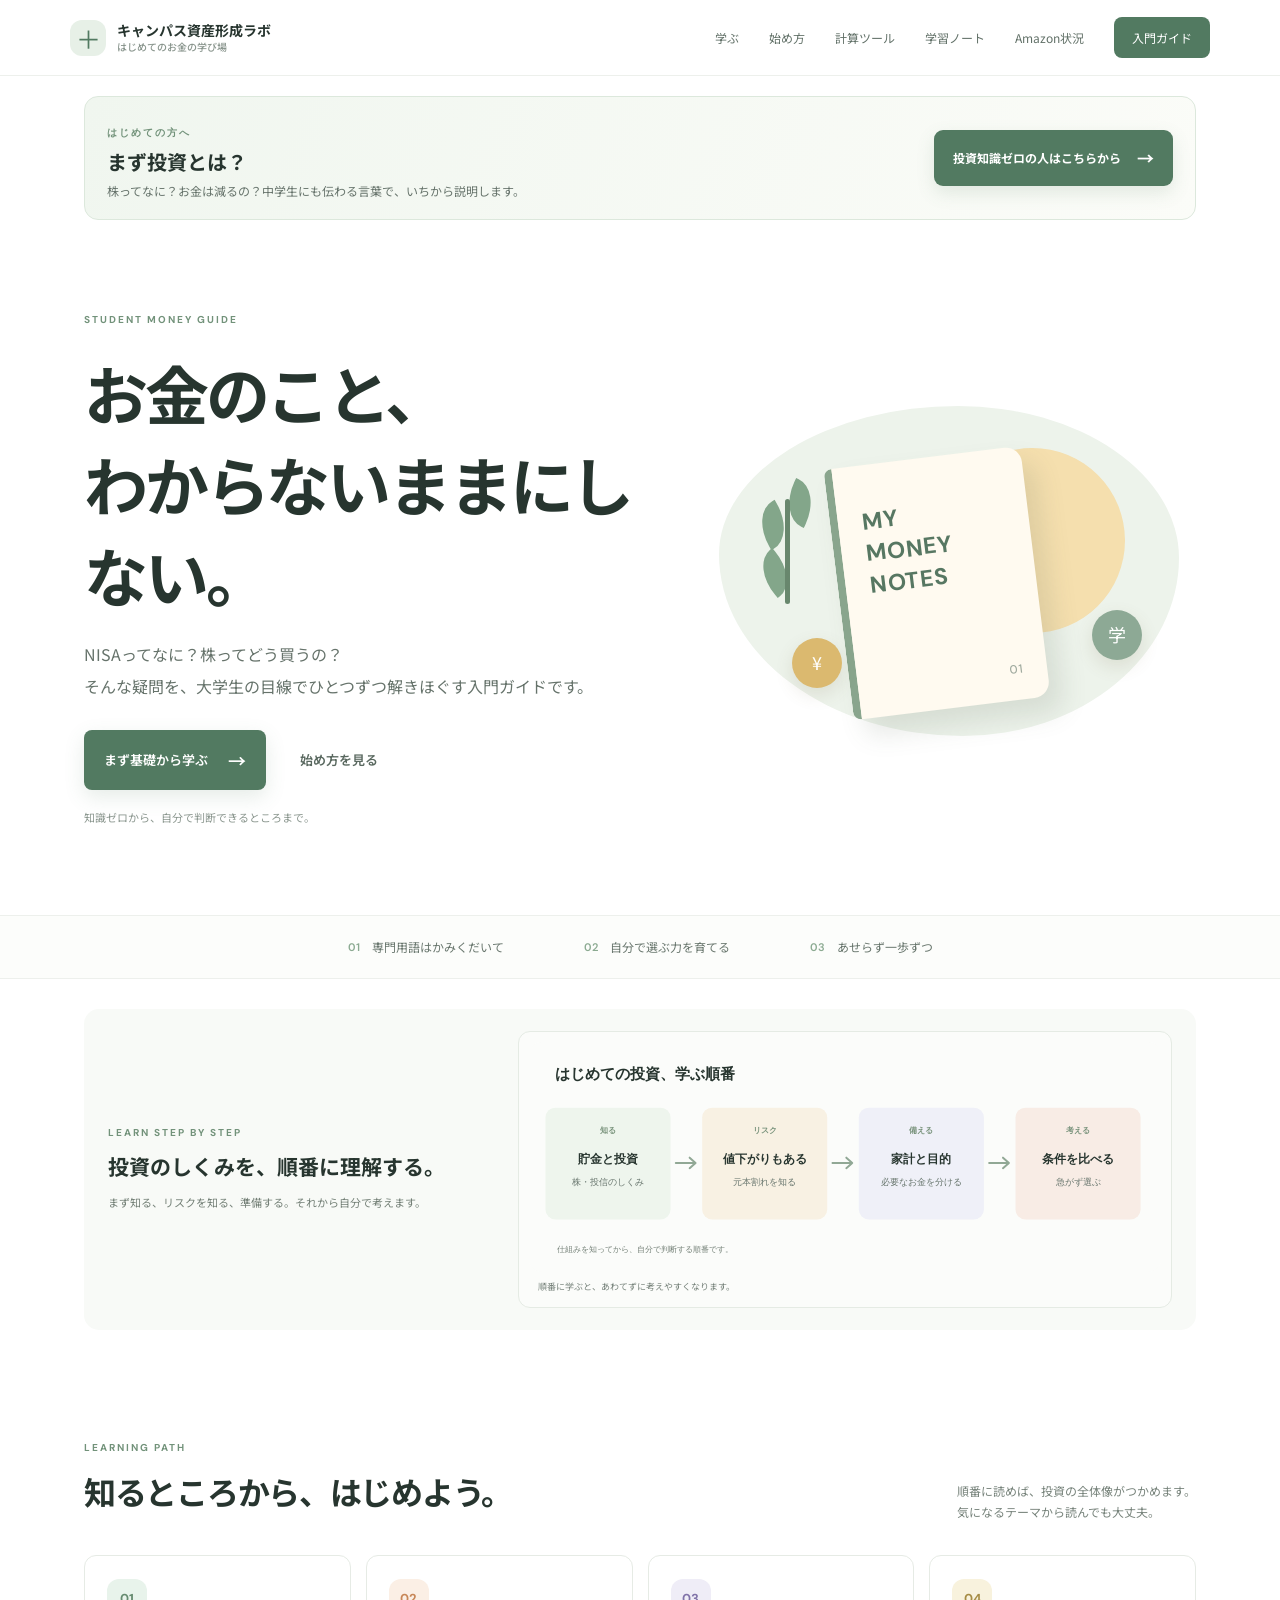
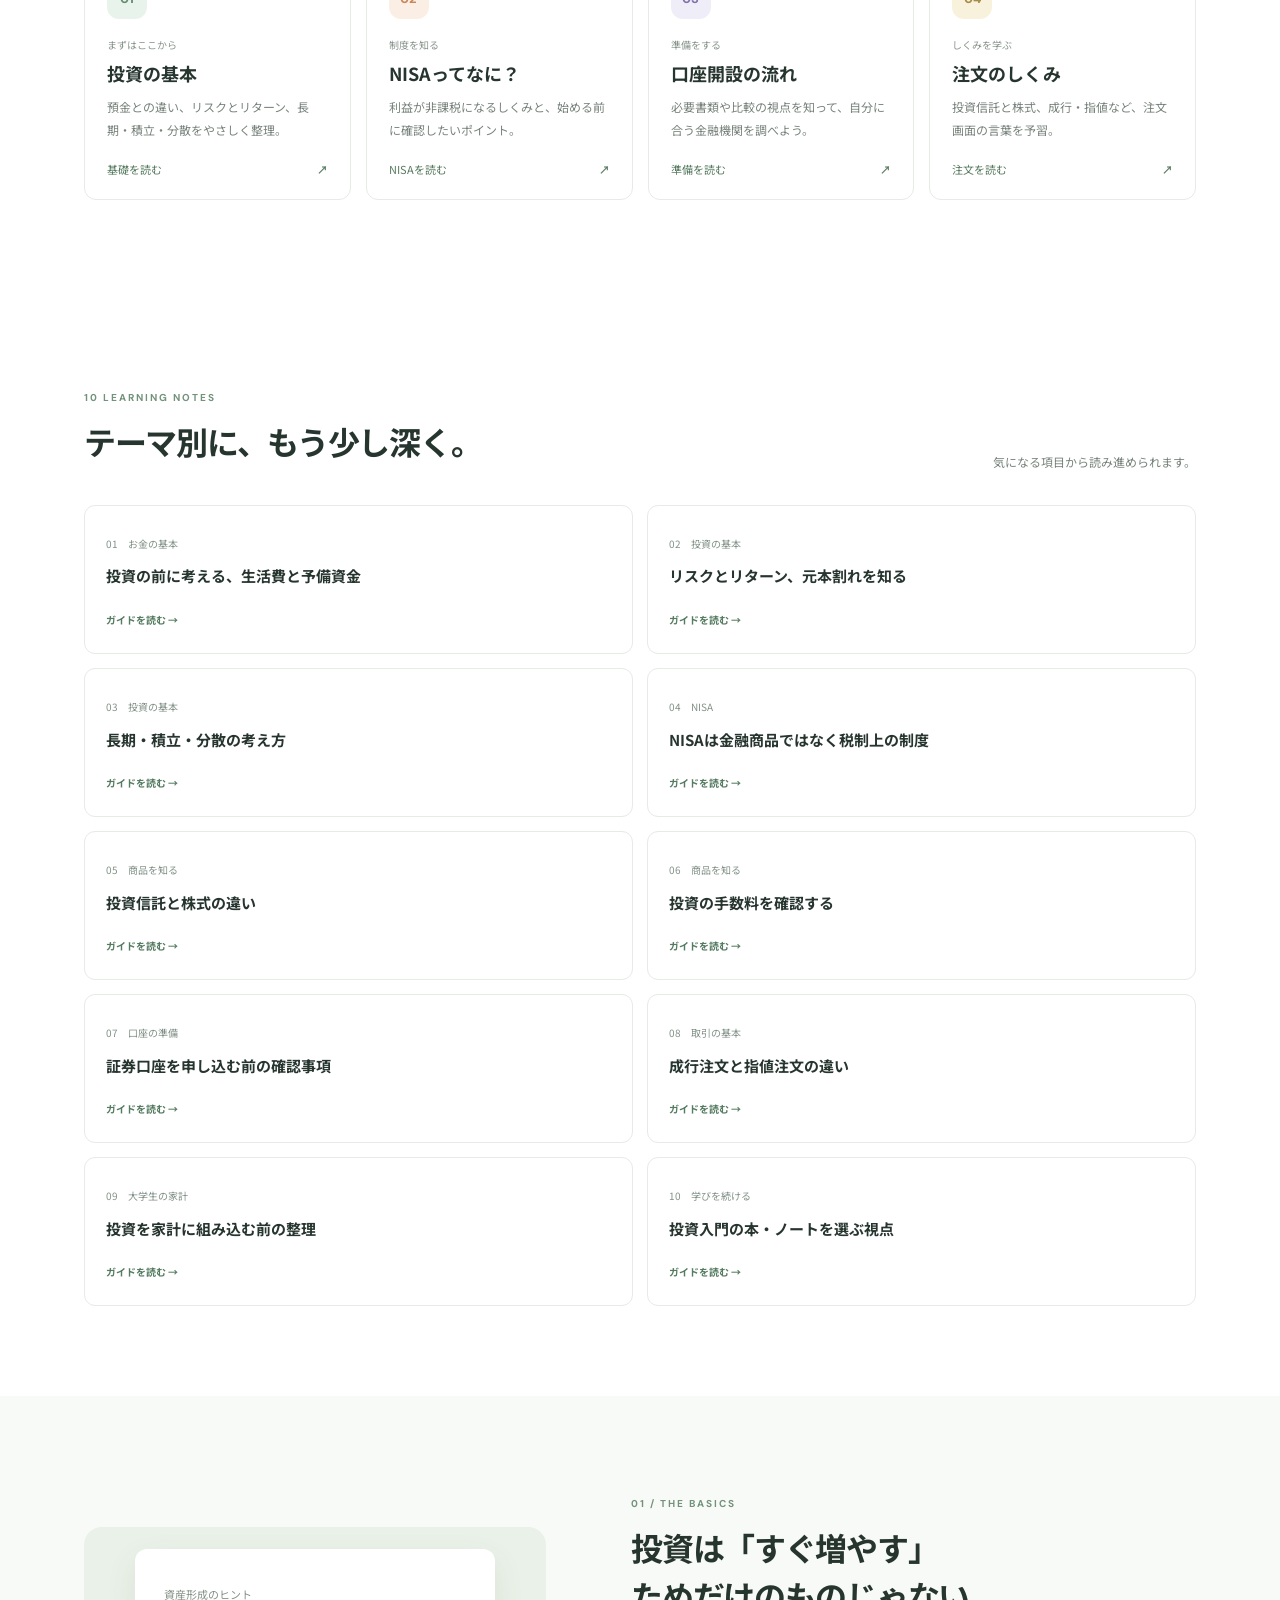
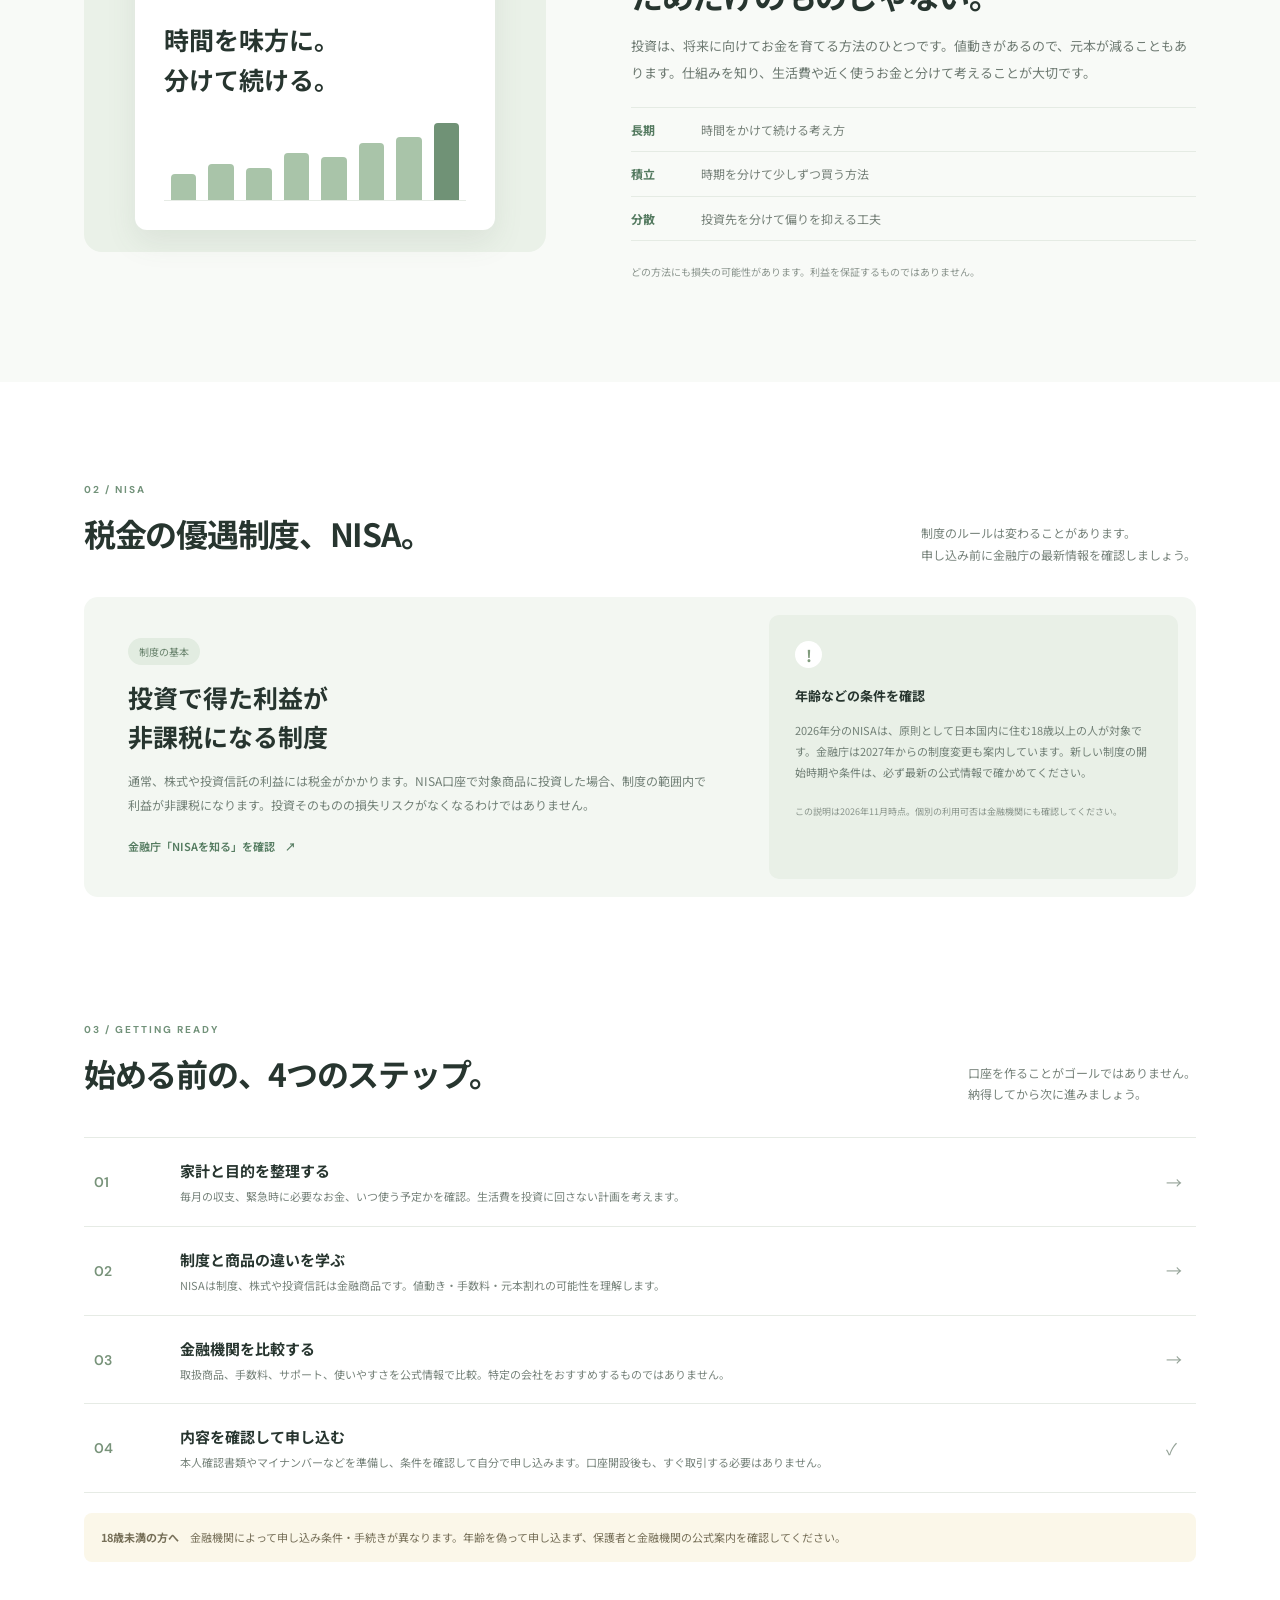
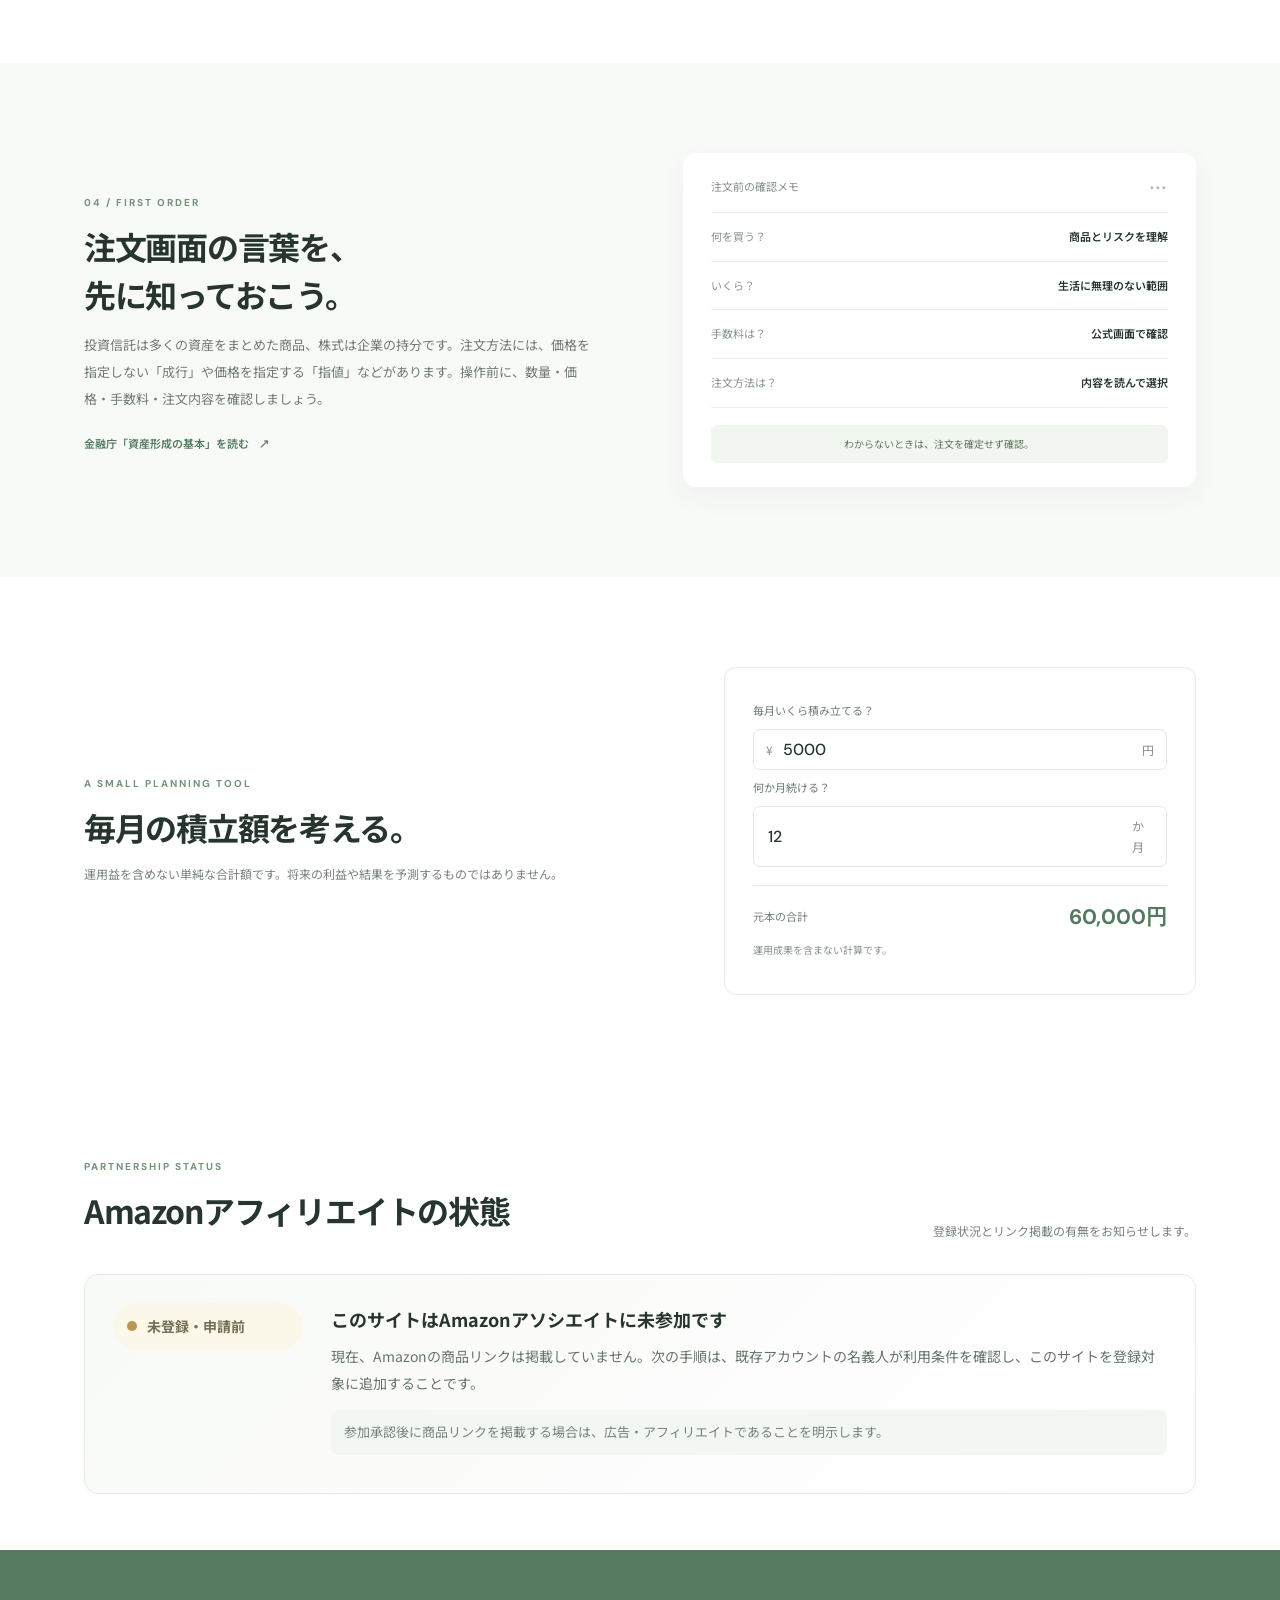
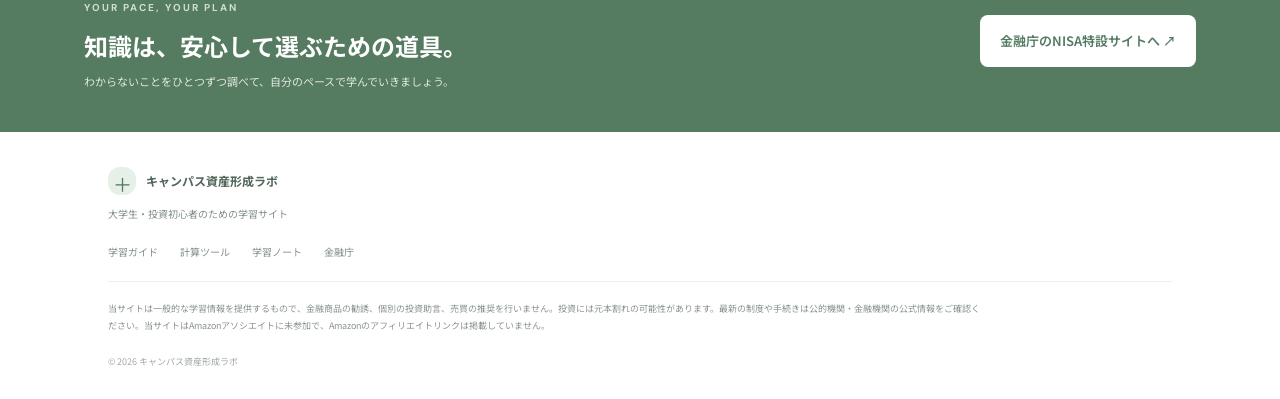
<file: site/index.html>
<!doctype html>
<html lang="ja">
<head>
<meta charset="utf-8"><meta name="viewport" content="width=device-width, initial-scale=1">
<title>キャンパス資産形成ラボ｜大学生のためのNISA・投資入門</title>
<meta name="description" content="投資が初めての大学生向けに、NISAの基本、口座を作る前の準備、注文の流れをやさしく解説。あせらず学べる資産形成の入門ガイドです。">
<meta name="theme-color" content="#f5f8f4"><meta property="og:type" content="website"><meta property="og:site_name" content="キャンパス資産形成ラボ"><meta property="og:title" content="キャンパス資産形成ラボ｜大学生のためのNISA・投資入門"><meta property="og:description" content="投資の基礎から口座準備、注文までを自分のペースで学ぶ入門サイト。"><meta property="og:url" content="https://u-hyt.github.io/campus-money-guide/"><meta property="og:image" content="https://u-hyt.github.io/campus-money-guide/assets/og-cover.svg">
<link rel="icon" href="assets/favicon.svg" type="image/svg+xml"><link rel="manifest" href="site.webmanifest"><link rel="stylesheet" href="assets/style.css">
<script type="application/ld+json">{"@context":"https://schema.org","@type":"WebSite","name":"キャンパス資産形成ラボ","alternateName":"Campus Money Lab","url":"https://u-hyt.github.io/campus-money-guide/","inLanguage":"ja"}</script>
</head><body>
<header class="top"><a class="brand" href="./" aria-label="キャンパス資産形成ラボ ホーム"><span class="brandmark">＋</span><span>キャンパス資産形成ラボ<small>はじめてのお金の学び場</small></span></a><nav><a href="#learn">学ぶ</a><a href="#steps">始め方</a><a href="#tool">計算ツール</a><a href="#library">学習ノート</a><a href="#affiliate">Amazon状況</a><a class="nav-cta" href="#guide">入門ガイド</a></nav></header>
<main>
<section class="beginner-gateway" aria-label="投資知識ゼロの方向け"><div class="beginner-gateway-copy"><span class="eyebrow">はじめての方へ</span><h2>まず投資とは？</h2><p>株ってなに？お金は減るの？中学生にも伝わる言葉で、いちから説明します。</p></div><a class="beginner-gateway-button" href="guides/investment-zero/">投資知識ゼロの人はこちらから <span aria-hidden="true">→</span></a></section>
<section class="hero"><div class="hero-copy"><span class="eyebrow">STUDENT MONEY GUIDE</span><h1>お金のこと、<br>わからないままにしない。</h1><p class="lead">NISAってなに？株ってどう買うの？<br>そんな疑問を、大学生の目線でひとつずつ解きほぐす入門ガイドです。</p><div class="actions"><a class="button primary" href="#learn">まず基礎から学ぶ <span>→</span></a><a class="button quiet" href="#steps">始め方を見る</a></div><p class="hero-note">知識ゼロから、自分で判断できるところまで。</p></div><div class="hero-art" aria-label="ノートと植物を描いたイラスト"><div class="sun"></div><div class="plant"><i></i><i></i><i></i><b></b></div><div class="notebook"><span>MY<br>MONEY<br>NOTES</span><em>01</em></div><div class="coin coin-a">¥</div><div class="coin coin-b">学</div></div></section>
<section class="trust-strip"><div><b>01</b><span>専門用語はかみくだいて</span></div><div><b>02</b><span>自分で選ぶ力を育てる</span></div><div><b>03</b><span>あせらず一歩ずつ</span></div></section>
<section class="home-diagram"><div><span class="eyebrow">LEARN STEP BY STEP</span><h2>投資のしくみを、順番に理解する。</h2><p>まず知る、リスクを知る、準備する。それから自分で考えます。</p></div><figure class="lesson-figure"><img src="assets/diagrams/home.svg" alt="投資について学び、リスクを確認し、準備して判断する流れ"><figcaption>順番に学ぶと、あわてずに考えやすくなります。</figcaption></figure></section><section class="section" id="learn"><div class="section-head"><div><span class="eyebrow">LEARNING PATH</span><h2>知るところから、はじめよう。</h2></div><p>順番に読めば、投資の全体像がつかめます。<br>気になるテーマから読んでも大丈夫。</p></div><div class="cards">
<a class="card" href="#basics"><span class="card-icon mint">01</span><span class="card-tag">まずはここから</span><h3>投資の基本</h3><p>預金との違い、リスクとリターン、長期・積立・分散をやさしく整理。</p><span class="card-link">基礎を読む <b>↗</b></span></a>
<a class="card" href="#nisa"><span class="card-icon peach">02</span><span class="card-tag">制度を知る</span><h3>NISAってなに？</h3><p>利益が非課税になるしくみと、始める前に確認したいポイント。</p><span class="card-link">NISAを読む <b>↗</b></span></a>
<a class="card" href="#account"><span class="card-icon lilac">03</span><span class="card-tag">準備をする</span><h3>口座開設の流れ</h3><p>必要書類や比較の視点を知って、自分に合う金融機関を調べよう。</p><span class="card-link">準備を読む <b>↗</b></span></a>
<a class="card" href="#orders"><span class="card-icon butter">04</span><span class="card-tag">しくみを学ぶ</span><h3>注文のしくみ</h3><p>投資信託と株式、成行・指値など、注文画面の言葉を予習。</p><span class="card-link">注文を読む <b>↗</b></span></a>
</div></section>
<section class="guide-library section" id="library"><div class="section-head"><div><span class="eyebrow">10 LEARNING NOTES</span><h2>テーマ別に、もう少し深く。</h2></div><p>気になる項目から読み進められます。</p></div><div class="guide-grid"><a class="guide-card" href="guides/money-basics/"><span>01　お金の基本</span><h3>投資の前に考える、生活費と予備資金</h3><b>ガイドを読む →</b></a><a class="guide-card" href="guides/risk-return/"><span>02　投資の基本</span><h3>リスクとリターン、元本割れを知る</h3><b>ガイドを読む →</b></a><a class="guide-card" href="guides/long-term/"><span>03　投資の基本</span><h3>長期・積立・分散の考え方</h3><b>ガイドを読む →</b></a><a class="guide-card" href="guides/nisa/"><span>04　NISA</span><h3>NISAは金融商品ではなく税制上の制度</h3><b>ガイドを読む →</b></a><a class="guide-card" href="guides/funds/"><span>05　商品を知る</span><h3>投資信託と株式の違い</h3><b>ガイドを読む →</b></a><a class="guide-card" href="guides/fees/"><span>06　商品を知る</span><h3>投資の手数料を確認する</h3><b>ガイドを読む →</b></a><a class="guide-card" href="guides/account-opening/"><span>07　口座の準備</span><h3>証券口座を申し込む前の確認事項</h3><b>ガイドを読む →</b></a><a class="guide-card" href="guides/orders/"><span>08　取引の基本</span><h3>成行注文と指値注文の違い</h3><b>ガイドを読む →</b></a><a class="guide-card" href="guides/student-budget/"><span>09　大学生の家計</span><h3>投資を家計に組み込む前の整理</h3><b>ガイドを読む →</b></a><a class="guide-card" href="guides/books/"><span>10　学びを続ける</span><h3>投資入門の本・ノートを選ぶ視点</h3><b>ガイドを読む →</b></a></div></section><section class="basics section" id="basics"><div class="basics-art"><div class="mini-card"><span>資産形成のヒント</span><strong>時間を味方に。<br>分けて続ける。</strong><div class="bars"><i></i><i></i><i></i><i></i><i></i><i></i><i></i><i></i></div></div></div><div class="basics-copy"><span class="eyebrow">01 / THE BASICS</span><h2>投資は「すぐ増やす」<br>ためだけのものじゃない。</h2><p>投資は、将来に向けてお金を育てる方法のひとつです。値動きがあるので、元本が減ることもあります。仕組みを知り、生活費や近く使うお金と分けて考えることが大切です。</p><ul class="check-list"><li><b>長期</b><span>時間をかけて続ける考え方</span></li><li><b>積立</b><span>時期を分けて少しずつ買う方法</span></li><li><b>分散</b><span>投資先を分けて偏りを抑える工夫</span></li></ul><p class="source-note">どの方法にも損失の可能性があります。利益を保証するものではありません。</p></div></section>
<section class="nisa section" id="nisa"><div class="section-head"><div><span class="eyebrow">02 / NISA</span><h2>税金の優遇制度、NISA。</h2></div><p>制度のルールは変わることがあります。<br>申し込み前に金融庁の最新情報を確認しましょう。</p></div><div class="nisa-panel"><div><span class="pill">制度の基本</span><h3>投資で得た利益が<br>非課税になる制度</h3><p>通常、株式や投資信託の利益には税金がかかります。NISA口座で対象商品に投資した場合、制度の範囲内で利益が非課税になります。投資そのものの損失リスクがなくなるわけではありません。</p><a class="text-link" href="https://www.fsa.go.jp/policy/nisa2/know/" target="_blank" rel="noopener">金融庁「NISAを知る」を確認 <b>↗</b></a></div><aside><span class="aside-mark">!</span><b>年齢などの条件を確認</b><p>2026年分のNISAは、原則として日本国内に住む18歳以上の人が対象です。金融庁は2027年からの制度変更も案内しています。新しい制度の開始時期や条件は、必ず最新の公式情報で確かめてください。</p><small>この説明は2026年11月時点。個別の利用可否は金融機関にも確認してください。</small></aside></div></section>
<section class="steps section" id="steps"><div class="section-head"><div><span class="eyebrow">03 / GETTING READY</span><h2>始める前の、4つのステップ。</h2></div><p>口座を作ることがゴールではありません。<br>納得してから次に進みましょう。</p></div><div class="step-list"><article><span>01</span><div><h3>家計と目的を整理する</h3><p>毎月の収支、緊急時に必要なお金、いつ使う予定かを確認。生活費を投資に回さない計画を考えます。</p></div><b>→</b></article><article><span>02</span><div><h3>制度と商品の違いを学ぶ</h3><p>NISAは制度、株式や投資信託は金融商品です。値動き・手数料・元本割れの可能性を理解します。</p></div><b>→</b></article><article id="account"><span>03</span><div><h3>金融機関を比較する</h3><p>取扱商品、手数料、サポート、使いやすさを公式情報で比較。特定の会社をおすすめするものではありません。</p></div><b>→</b></article><article><span>04</span><div><h3>内容を確認して申し込む</h3><p>本人確認書類やマイナンバーなどを準備し、条件を確認して自分で申し込みます。口座開設後も、すぐ取引する必要はありません。</p></div><b>✓</b></article></div><p class="minor-note"><b>18歳未満の方へ</b>　金融機関によって申し込み条件・手続きが異なります。年齢を偽って申し込まず、保護者と金融機関の公式案内を確認してください。</p></section>
<section class="orders section" id="orders"><div class="orders-copy"><span class="eyebrow">04 / FIRST ORDER</span><h2>注文画面の言葉を、<br>先に知っておこう。</h2><p>投資信託は多くの資産をまとめた商品、株式は企業の持分です。注文方法には、価格を指定しない「成行」や価格を指定する「指値」などがあります。操作前に、数量・価格・手数料・注文内容を確認しましょう。</p><a class="text-link" href="https://www.fsa.go.jp/policy/nisa2/invest/" target="_blank" rel="noopener">金融庁「資産形成の基本」を読む <b>↗</b></a></div><div class="order-note"><div class="order-top"><span>注文前の確認メモ</span><span class="dots">•••</span></div><div class="order-row"><span>何を買う？</span><b>商品とリスクを理解</b></div><div class="order-row"><span>いくら？</span><b>生活に無理のない範囲</b></div><div class="order-row"><span>手数料は？</span><b>公式画面で確認</b></div><div class="order-row"><span>注文方法は？</span><b>内容を読んで選択</b></div><div class="order-footer">わからないときは、注文を確定せず確認。</div></div></section>
<section class="tool section" id="tool"><div class="tool-head"><span class="eyebrow">A SMALL PLANNING TOOL</span><h2>毎月の積立額を考える。</h2><p>運用益を含めない単純な合計額です。将来の利益や結果を予測するものではありません。</p></div><div class="calculator"><label for="monthly">毎月いくら積み立てる？</label><div class="input-wrap"><span>¥</span><input id="monthly" type="number" inputmode="numeric" min="0" max="1000000" step="1000" value="5000"><span>円</span></div><label for="months">何か月続ける？</label><div class="input-wrap"><input id="months" type="number" inputmode="numeric" min="1" max="600" value="12"><span>か月</span></div><div class="calc-result"><span>元本の合計</span><strong id="total">60,000円</strong></div><p id="calc-warning" class="calc-warning" aria-live="polite">運用成果を含まない計算です。</p></div></section>
<section class="affiliate-status section" id="affiliate"><div class="section-head"><div><span class="eyebrow">PARTNERSHIP STATUS</span><h2>Amazonアフィリエイトの状態</h2></div><p>登録状況とリンク掲載の有無をお知らせします。</p></div><div class="affiliate-status-card"><div class="affiliate-status-badge"><span class="affiliate-status-dot" aria-hidden="true"></span><strong>未登録・申請前</strong></div><div class="affiliate-status-copy"><h3>このサイトはAmazonアソシエイトに未参加です</h3><p>現在、Amazonの商品リンクは掲載していません。次の手順は、既存アカウントの名義人が利用条件を確認し、このサイトを登録対象に追加することです。</p><p class="affiliate-status-note">参加承認後に商品リンクを掲載する場合は、広告・アフィリエイトであることを明示します。</p></div></div></section><section class="bottom-cta" id="guide"><div><span class="eyebrow">YOUR PACE, YOUR PLAN</span><h2>知識は、安心して選ぶための道具。</h2><p>わからないことをひとつずつ調べて、自分のペースで学んでいきましょう。</p></div><a class="button light" href="https://www.fsa.go.jp/policy/nisa2/" target="_blank" rel="noopener">金融庁のNISA特設サイトへ ↗</a></section>
</main><footer><div class="footer-brand"><span class="brandmark">＋</span><b>キャンパス資産形成ラボ</b></div><p>大学生・投資初心者のための学習サイト</p><div class="footer-links"><a href="#learn">学習ガイド</a><a href="#tool">計算ツール</a><a href="#library">学習ノート</a><a href="https://www.fsa.go.jp/" target="_blank" rel="noopener">金融庁</a></div><p class="disclaimer">当サイトは一般的な学習情報を提供するもので、金融商品の勧誘、個別の投資助言、売買の推奨を行いません。投資には元本割れの可能性があります。最新の制度や手続きは公的機関・金融機関の公式情報をご確認ください。当サイトはAmazonアソシエイトに未参加で、Amazonのアフィリエイトリンクは掲載していません。</p><small>© 2026 キャンパス資産形成ラボ</small></footer><script src="assets/site.js" defer></script></body></html>
</file>
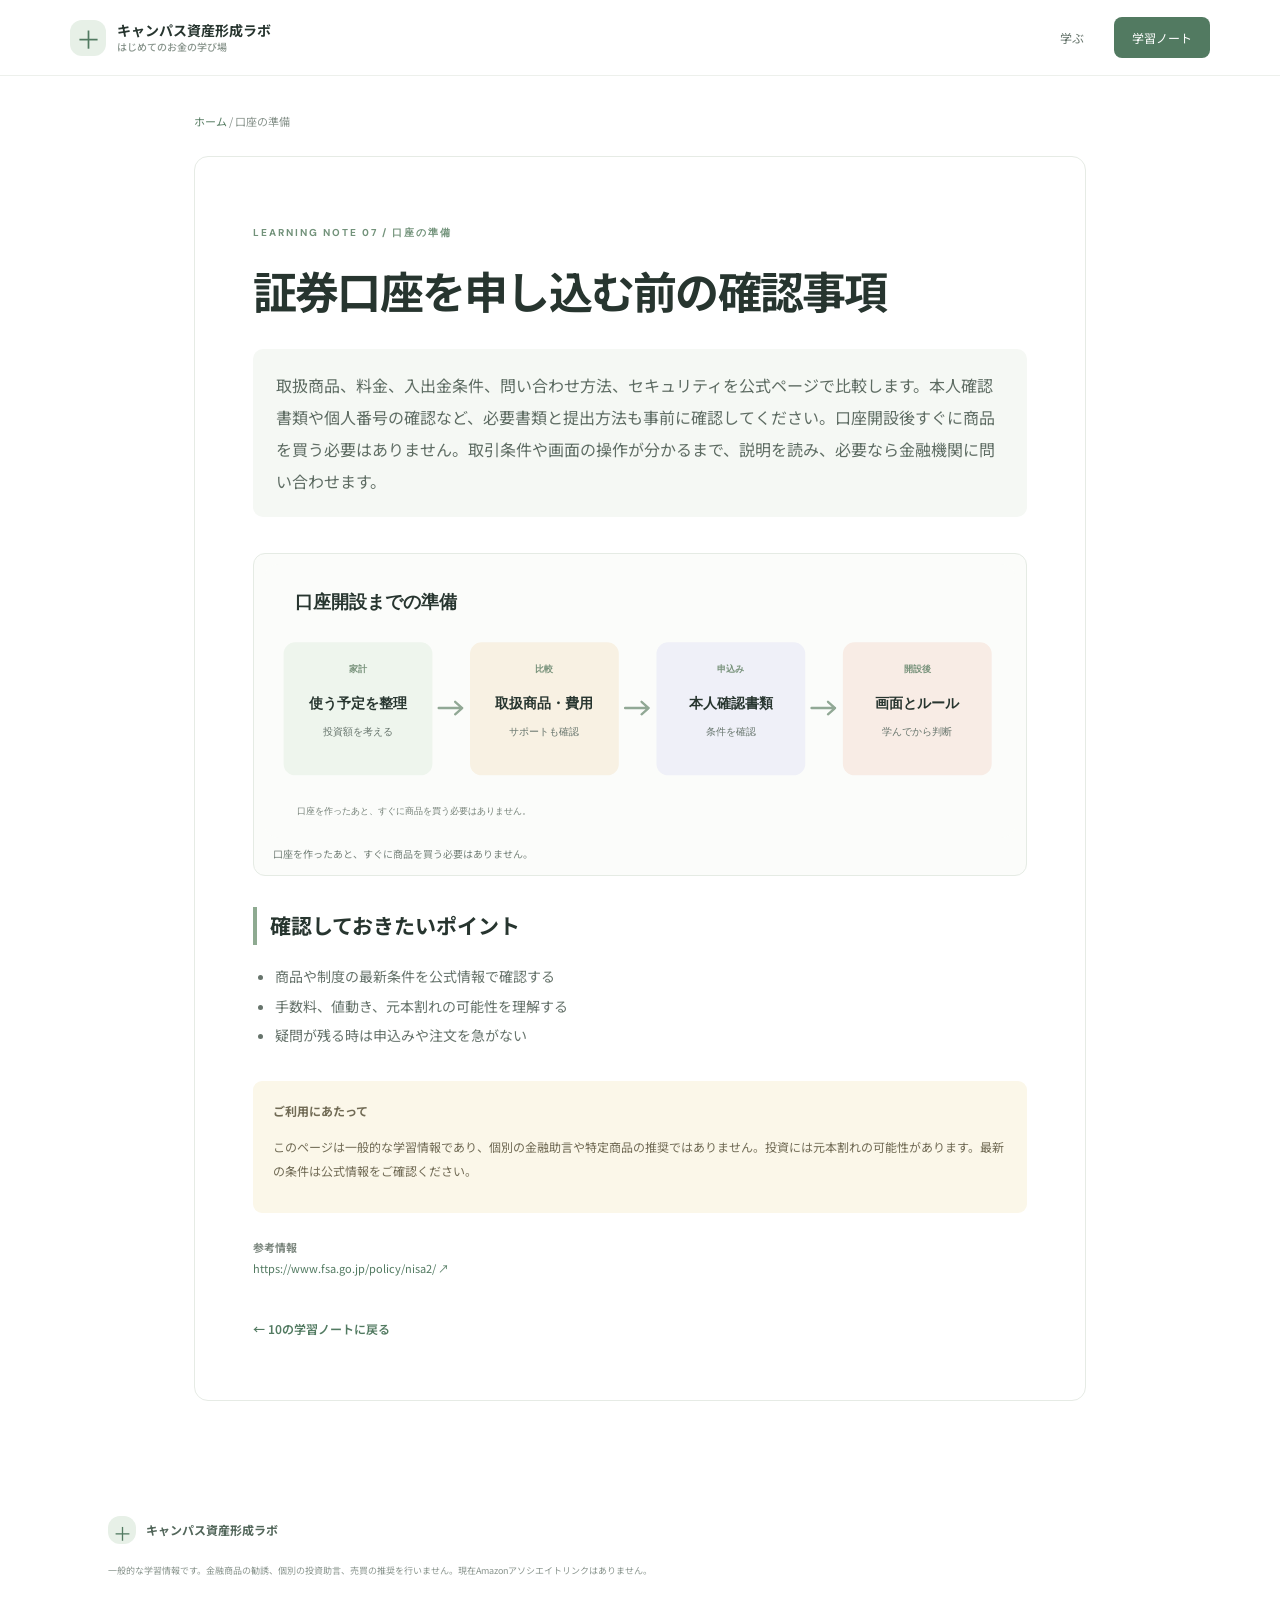
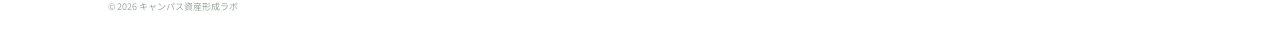
<file: site/guides/account-opening/index.html>
<!doctype html><html lang="ja"><head><meta charset="utf-8"><meta name="viewport" content="width=device-width,initial-scale=1"><title>証券口座を申し込む前の確認事項｜キャンパス資産形成ラボ</title><meta name="description" content="取扱商品、料金、入出金条件、問い合わせ方法、セキュリティを公式ページで比較します。本人確認書類や個人番号の確認など、必要書類と提出方法も事前に確認してください。口座開設後すぐに商品を買う必要はありません。取引条件や画面の"><link rel="canonical" href="https://u-hyt.github.io/campus-money-guide/guides/account-opening/"><link rel="icon" href="../../assets/favicon.svg"><link rel="stylesheet" href="../../assets/style.css"></head><body><header class="top"><a class="brand" href="../../"><span class="brandmark">＋</span><span>キャンパス資産形成ラボ<small>はじめてのお金の学び場</small></span></a><nav><a href="../../#learn">学ぶ</a><a class="nav-cta" href="../../#library">学習ノート</a></nav></header><main class="guide-main"><div class="guide-breadcrumb"><a href="../../">ホーム</a> / 口座の準備</div><article class="guide-article"><span class="eyebrow">LEARNING NOTE 07 / 口座の準備</span><h1>証券口座を申し込む前の確認事項</h1><p class="guide-lead">取扱商品、料金、入出金条件、問い合わせ方法、セキュリティを公式ページで比較します。本人確認書類や個人番号の確認など、必要書類と提出方法も事前に確認してください。口座開設後すぐに商品を買う必要はありません。取引条件や画面の操作が分かるまで、説明を読み、必要なら金融機関に問い合わせます。</p><figure class="lesson-figure"><img src="../../assets/diagrams/account-opening.svg" alt="口座開設までの準備を4段階で示した図"><figcaption>口座を作ったあと、すぐに商品を買う必要はありません。</figcaption></figure><section><h2>確認しておきたいポイント</h2><ul><li>商品や制度の最新条件を公式情報で確認する</li><li>手数料、値動き、元本割れの可能性を理解する</li><li>疑問が残る時は申込みや注文を急がない</li></ul></section><aside class="guide-warning"><b>ご利用にあたって</b><p>このページは一般的な学習情報であり、個別の金融助言や特定商品の推奨ではありません。投資には元本割れの可能性があります。最新の条件は公式情報をご確認ください。</p></aside><p class="guide-source"><b>参考情報</b><br><a href="https://www.fsa.go.jp/policy/nisa2/" target="_blank" rel="noopener">https://www.fsa.go.jp/policy/nisa2/ ↗</a></p><a class="guide-back" href="../../#library">← 10の学習ノートに戻る</a></article></main><footer><div class="footer-brand"><span class="brandmark">＋</span><b>キャンパス資産形成ラボ</b></div><p class="disclaimer">一般的な学習情報です。金融商品の勧誘、個別の投資助言、売買の推奨を行いません。現在Amazonアソシエイトリンクはありません。</p><small>© 2026 キャンパス資産形成ラボ</small></footer></body></html>
</file>
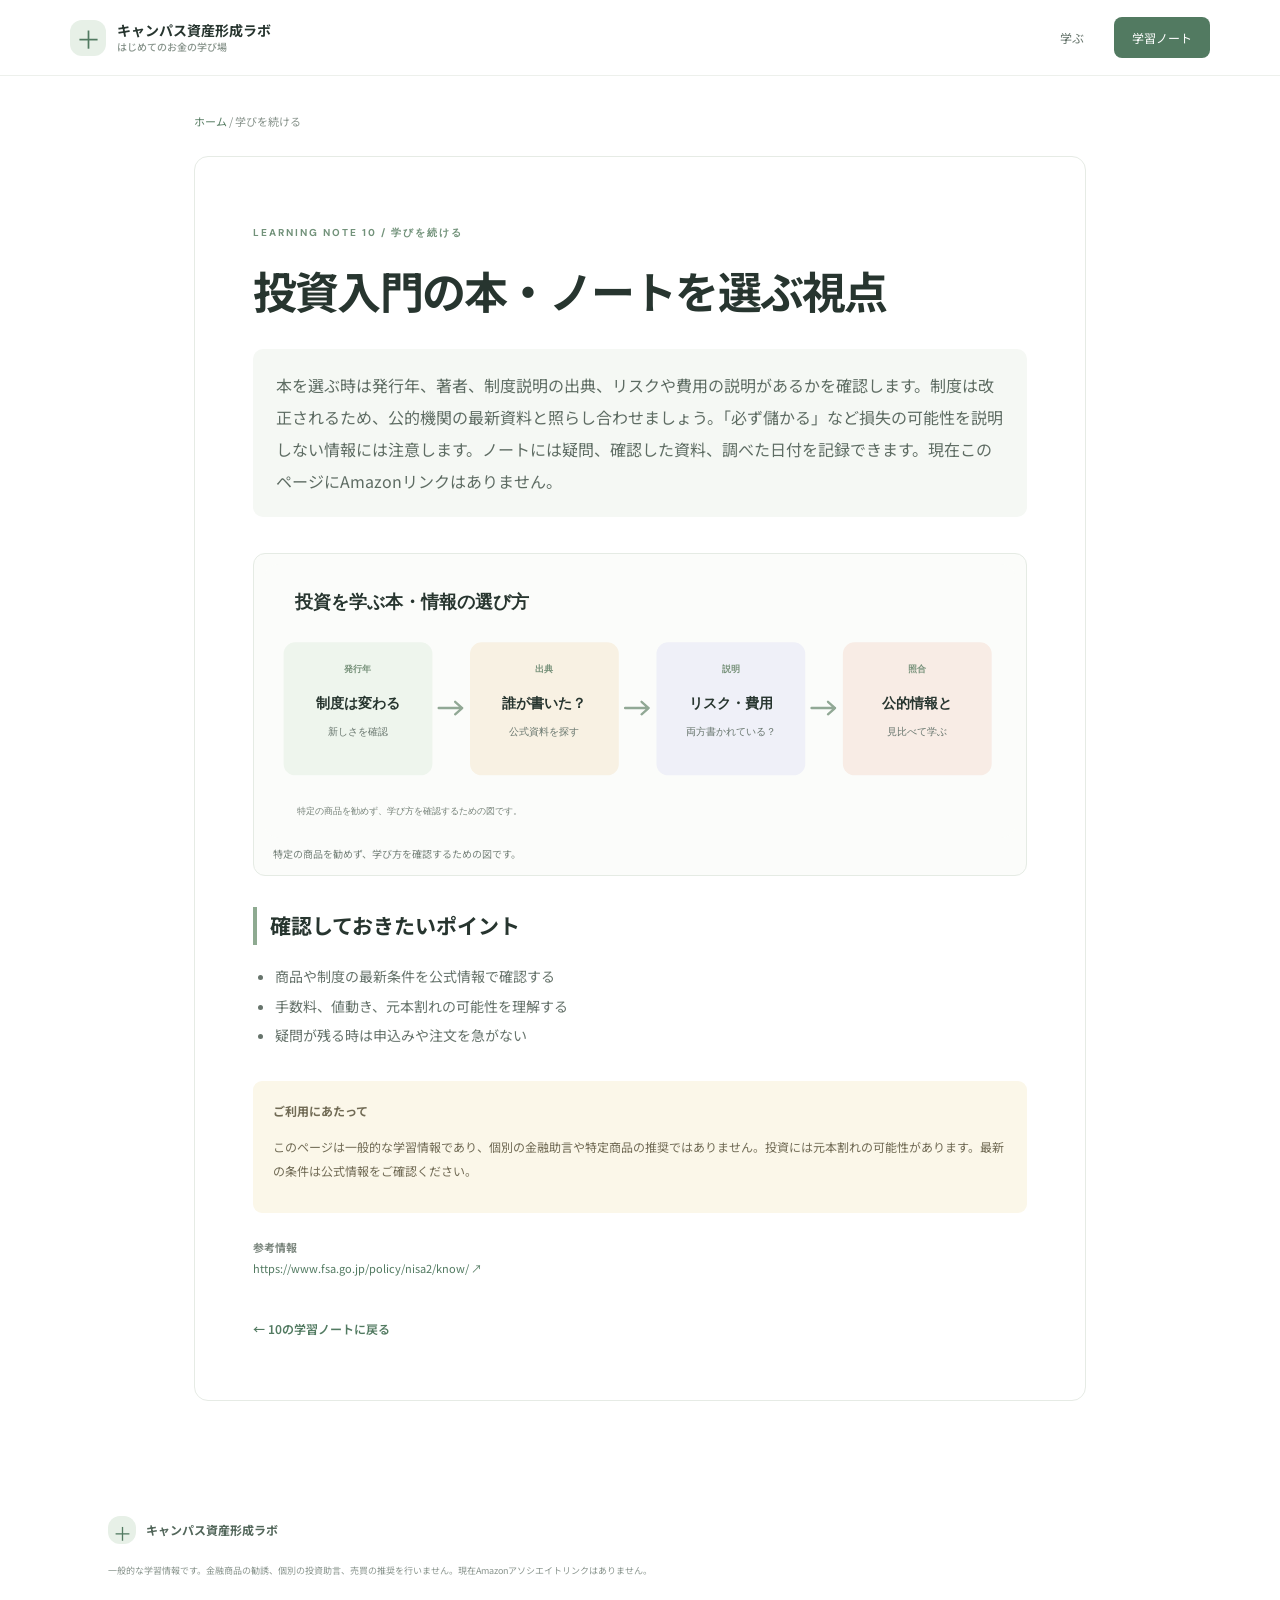
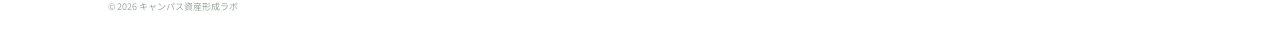
<file: site/guides/books/index.html>
<!doctype html><html lang="ja"><head><meta charset="utf-8"><meta name="viewport" content="width=device-width,initial-scale=1"><title>投資入門の本・ノートを選ぶ視点｜キャンパス資産形成ラボ</title><meta name="description" content="本を選ぶ時は発行年、著者、制度説明の出典、リスクや費用の説明があるかを確認します。制度は改正されるため、公的機関の最新資料と照らし合わせましょう。「必ず儲かる」など損失の可能性を説明しない情報には注意します。ノートには疑"><link rel="canonical" href="https://u-hyt.github.io/campus-money-guide/guides/books/"><link rel="icon" href="../../assets/favicon.svg"><link rel="stylesheet" href="../../assets/style.css"></head><body><header class="top"><a class="brand" href="../../"><span class="brandmark">＋</span><span>キャンパス資産形成ラボ<small>はじめてのお金の学び場</small></span></a><nav><a href="../../#learn">学ぶ</a><a class="nav-cta" href="../../#library">学習ノート</a></nav></header><main class="guide-main"><div class="guide-breadcrumb"><a href="../../">ホーム</a> / 学びを続ける</div><article class="guide-article"><span class="eyebrow">LEARNING NOTE 10 / 学びを続ける</span><h1>投資入門の本・ノートを選ぶ視点</h1><p class="guide-lead">本を選ぶ時は発行年、著者、制度説明の出典、リスクや費用の説明があるかを確認します。制度は改正されるため、公的機関の最新資料と照らし合わせましょう。「必ず儲かる」など損失の可能性を説明しない情報には注意します。ノートには疑問、確認した資料、調べた日付を記録できます。現在このページにAmazonリンクはありません。</p><figure class="lesson-figure"><img src="../../assets/diagrams/books.svg" alt="投資を学ぶ本・情報の選び方を4段階で示した図"><figcaption>特定の商品を勧めず、学び方を確認するための図です。</figcaption></figure><section><h2>確認しておきたいポイント</h2><ul><li>商品や制度の最新条件を公式情報で確認する</li><li>手数料、値動き、元本割れの可能性を理解する</li><li>疑問が残る時は申込みや注文を急がない</li></ul></section><aside class="guide-warning"><b>ご利用にあたって</b><p>このページは一般的な学習情報であり、個別の金融助言や特定商品の推奨ではありません。投資には元本割れの可能性があります。最新の条件は公式情報をご確認ください。</p></aside><p class="guide-source"><b>参考情報</b><br><a href="https://www.fsa.go.jp/policy/nisa2/know/" target="_blank" rel="noopener">https://www.fsa.go.jp/policy/nisa2/know/ ↗</a></p><a class="guide-back" href="../../#library">← 10の学習ノートに戻る</a></article></main><footer><div class="footer-brand"><span class="brandmark">＋</span><b>キャンパス資産形成ラボ</b></div><p class="disclaimer">一般的な学習情報です。金融商品の勧誘、個別の投資助言、売買の推奨を行いません。現在Amazonアソシエイトリンクはありません。</p><small>© 2026 キャンパス資産形成ラボ</small></footer></body></html>
</file>
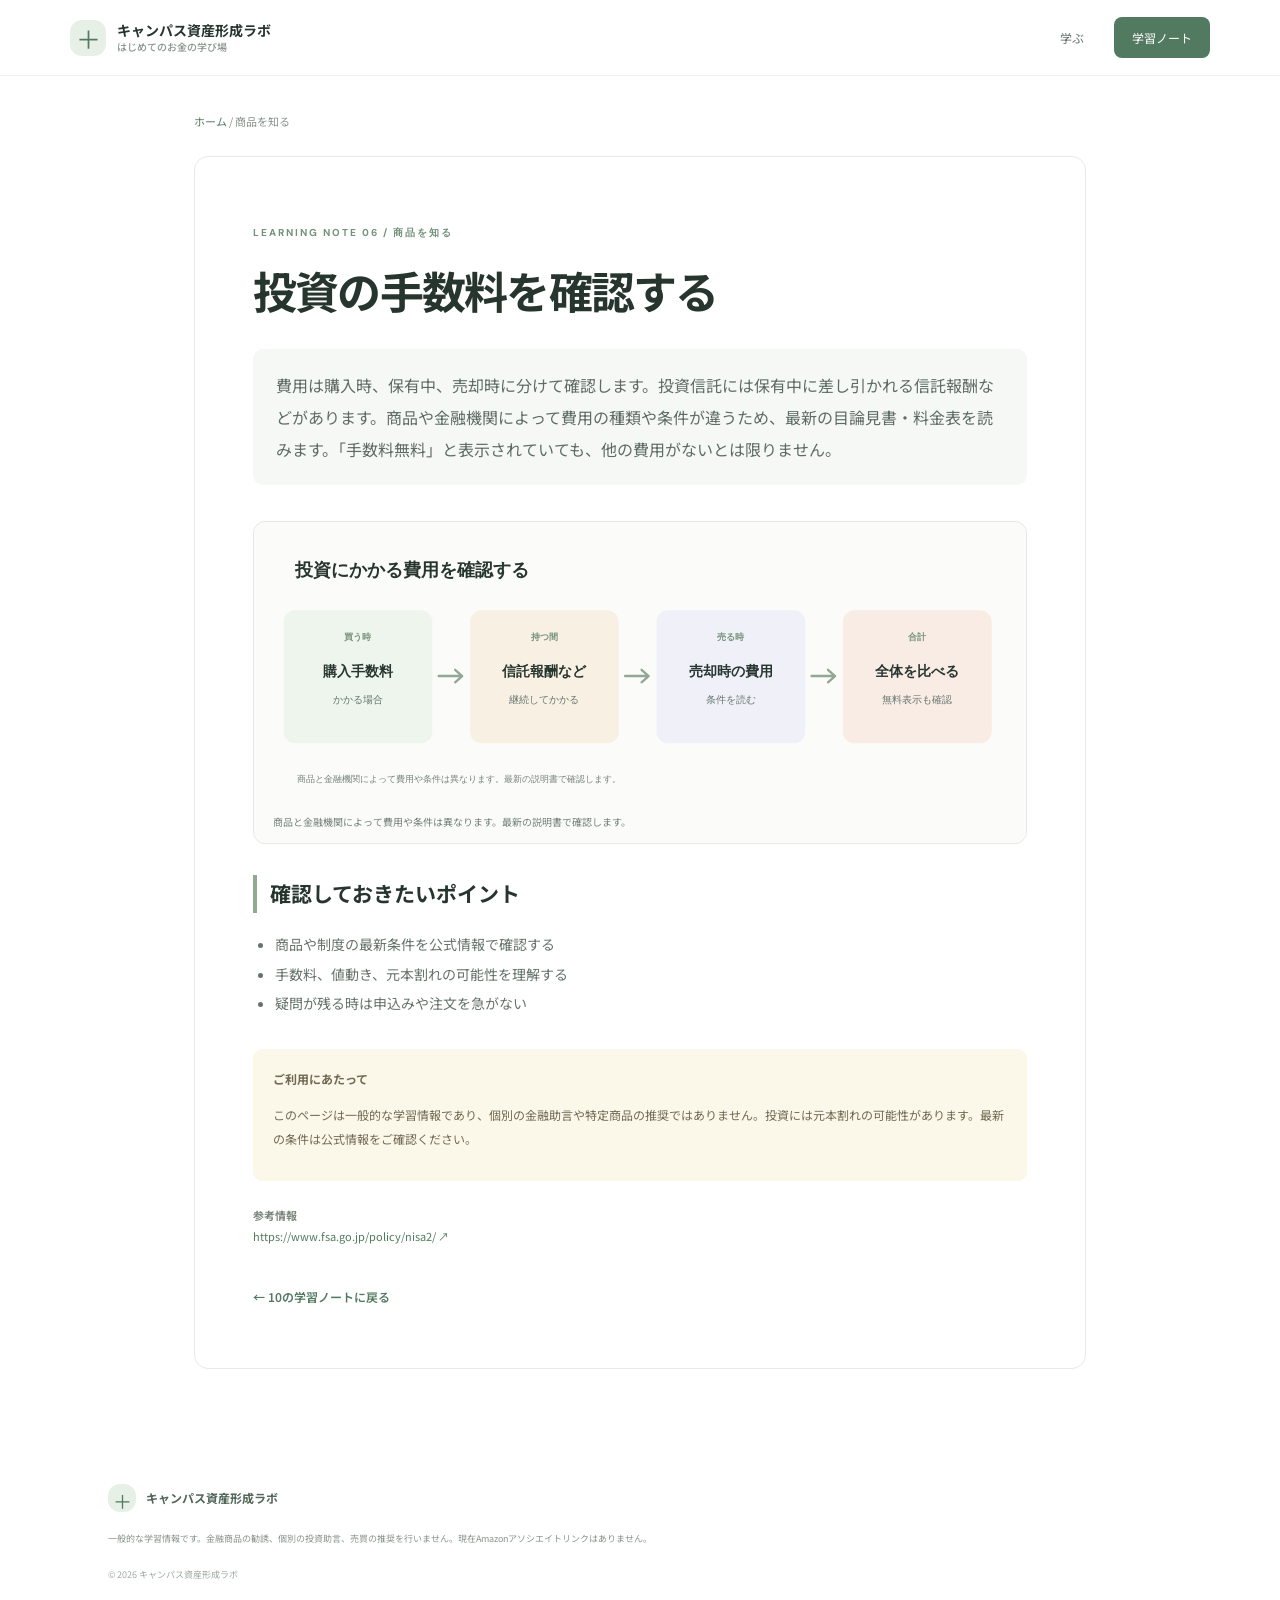
<file: site/guides/fees/index.html>
<!doctype html><html lang="ja"><head><meta charset="utf-8"><meta name="viewport" content="width=device-width,initial-scale=1"><title>投資の手数料を確認する｜キャンパス資産形成ラボ</title><meta name="description" content="費用は購入時、保有中、売却時に分けて確認します。投資信託には保有中に差し引かれる信託報酬などがあります。商品や金融機関によって費用の種類や条件が違うため、最新の目論見書・料金表を読みます。「手数料無料」と表示されていても"><link rel="canonical" href="https://u-hyt.github.io/campus-money-guide/guides/fees/"><link rel="icon" href="../../assets/favicon.svg"><link rel="stylesheet" href="../../assets/style.css"></head><body><header class="top"><a class="brand" href="../../"><span class="brandmark">＋</span><span>キャンパス資産形成ラボ<small>はじめてのお金の学び場</small></span></a><nav><a href="../../#learn">学ぶ</a><a class="nav-cta" href="../../#library">学習ノート</a></nav></header><main class="guide-main"><div class="guide-breadcrumb"><a href="../../">ホーム</a> / 商品を知る</div><article class="guide-article"><span class="eyebrow">LEARNING NOTE 06 / 商品を知る</span><h1>投資の手数料を確認する</h1><p class="guide-lead">費用は購入時、保有中、売却時に分けて確認します。投資信託には保有中に差し引かれる信託報酬などがあります。商品や金融機関によって費用の種類や条件が違うため、最新の目論見書・料金表を読みます。「手数料無料」と表示されていても、他の費用がないとは限りません。</p><figure class="lesson-figure"><img src="../../assets/diagrams/fees.svg" alt="投資にかかる費用を確認するを4段階で示した図"><figcaption>商品と金融機関によって費用や条件は異なります。最新の説明書で確認します。</figcaption></figure><section><h2>確認しておきたいポイント</h2><ul><li>商品や制度の最新条件を公式情報で確認する</li><li>手数料、値動き、元本割れの可能性を理解する</li><li>疑問が残る時は申込みや注文を急がない</li></ul></section><aside class="guide-warning"><b>ご利用にあたって</b><p>このページは一般的な学習情報であり、個別の金融助言や特定商品の推奨ではありません。投資には元本割れの可能性があります。最新の条件は公式情報をご確認ください。</p></aside><p class="guide-source"><b>参考情報</b><br><a href="https://www.fsa.go.jp/policy/nisa2/" target="_blank" rel="noopener">https://www.fsa.go.jp/policy/nisa2/ ↗</a></p><a class="guide-back" href="../../#library">← 10の学習ノートに戻る</a></article></main><footer><div class="footer-brand"><span class="brandmark">＋</span><b>キャンパス資産形成ラボ</b></div><p class="disclaimer">一般的な学習情報です。金融商品の勧誘、個別の投資助言、売買の推奨を行いません。現在Amazonアソシエイトリンクはありません。</p><small>© 2026 キャンパス資産形成ラボ</small></footer></body></html>
</file>
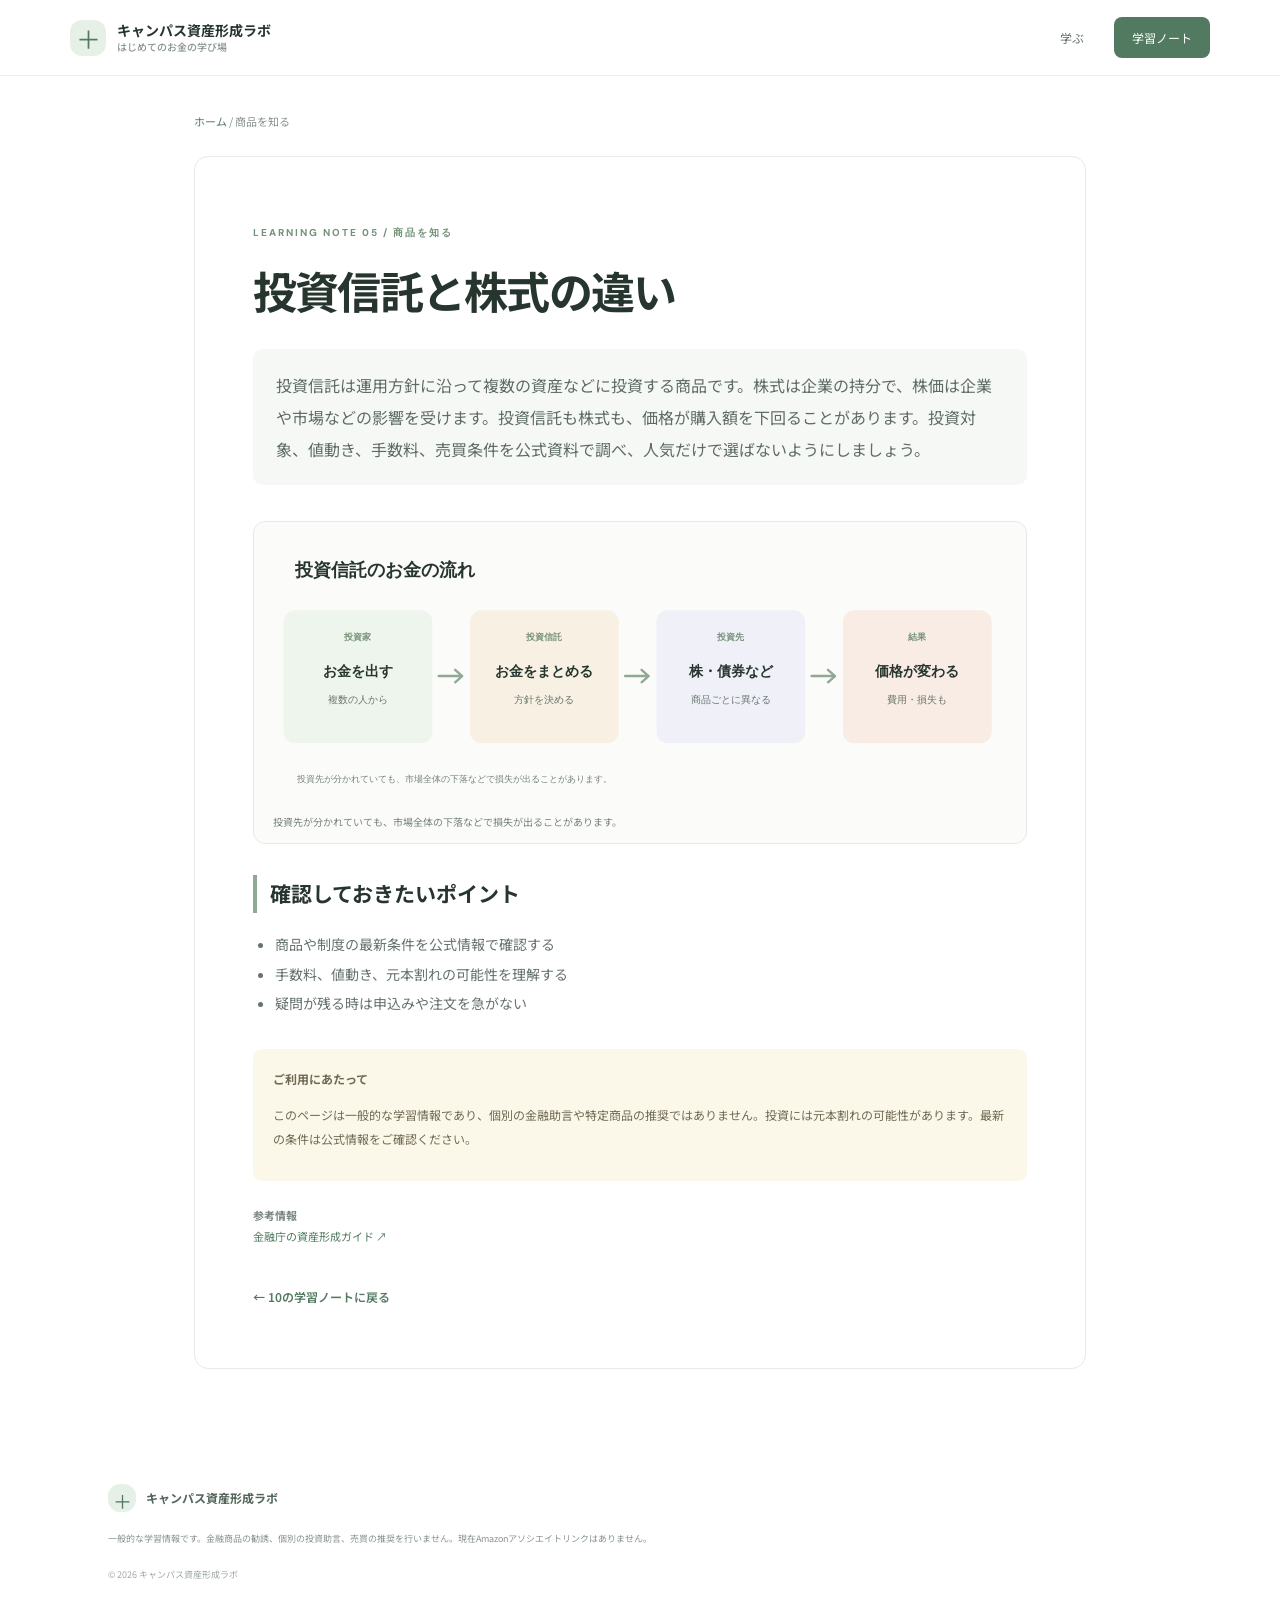
<file: site/guides/funds/index.html>
<!doctype html><html lang="ja"><head><meta charset="utf-8"><meta name="viewport" content="width=device-width,initial-scale=1"><title>投資信託と株式の違い｜キャンパス資産形成ラボ</title><meta name="description" content="投資信託は運用方針に沿って複数の資産などに投資する商品です。株式は企業の持分で、株価は企業や市場などの影響を受けます。投資信託も株式も、価格が購入額を下回ることがあります。投資対象、値動き、手数料、売買条件を公式資料で調"><link rel="canonical" href="https://u-hyt.github.io/campus-money-guide/guides/funds/"><link rel="icon" href="../../assets/favicon.svg"><link rel="stylesheet" href="../../assets/style.css"></head><body><header class="top"><a class="brand" href="../../"><span class="brandmark">＋</span><span>キャンパス資産形成ラボ<small>はじめてのお金の学び場</small></span></a><nav><a href="../../#learn">学ぶ</a><a class="nav-cta" href="../../#library">学習ノート</a></nav></header><main class="guide-main"><div class="guide-breadcrumb"><a href="../../">ホーム</a> / 商品を知る</div><article class="guide-article"><span class="eyebrow">LEARNING NOTE 05 / 商品を知る</span><h1>投資信託と株式の違い</h1><p class="guide-lead">投資信託は運用方針に沿って複数の資産などに投資する商品です。株式は企業の持分で、株価は企業や市場などの影響を受けます。投資信託も株式も、価格が購入額を下回ることがあります。投資対象、値動き、手数料、売買条件を公式資料で調べ、人気だけで選ばないようにしましょう。</p><figure class="lesson-figure"><img src="../../assets/diagrams/funds.svg" alt="投資信託のお金の流れを4段階で示した図"><figcaption>投資先が分かれていても、市場全体の下落などで損失が出ることがあります。</figcaption></figure><section><h2>確認しておきたいポイント</h2><ul><li>商品や制度の最新条件を公式情報で確認する</li><li>手数料、値動き、元本割れの可能性を理解する</li><li>疑問が残る時は申込みや注文を急がない</li></ul></section><aside class="guide-warning"><b>ご利用にあたって</b><p>このページは一般的な学習情報であり、個別の金融助言や特定商品の推奨ではありません。投資には元本割れの可能性があります。最新の条件は公式情報をご確認ください。</p></aside><p class="guide-source"><b>参考情報</b><br><a href="https://www.fsa.go.jp/policy/nisa2/invest/" target="_blank" rel="noopener">金融庁の資産形成ガイド ↗</a></p><a class="guide-back" href="../../#library">← 10の学習ノートに戻る</a></article></main><footer><div class="footer-brand"><span class="brandmark">＋</span><b>キャンパス資産形成ラボ</b></div><p class="disclaimer">一般的な学習情報です。金融商品の勧誘、個別の投資助言、売買の推奨を行いません。現在Amazonアソシエイトリンクはありません。</p><small>© 2026 キャンパス資産形成ラボ</small></footer></body></html>
</file>
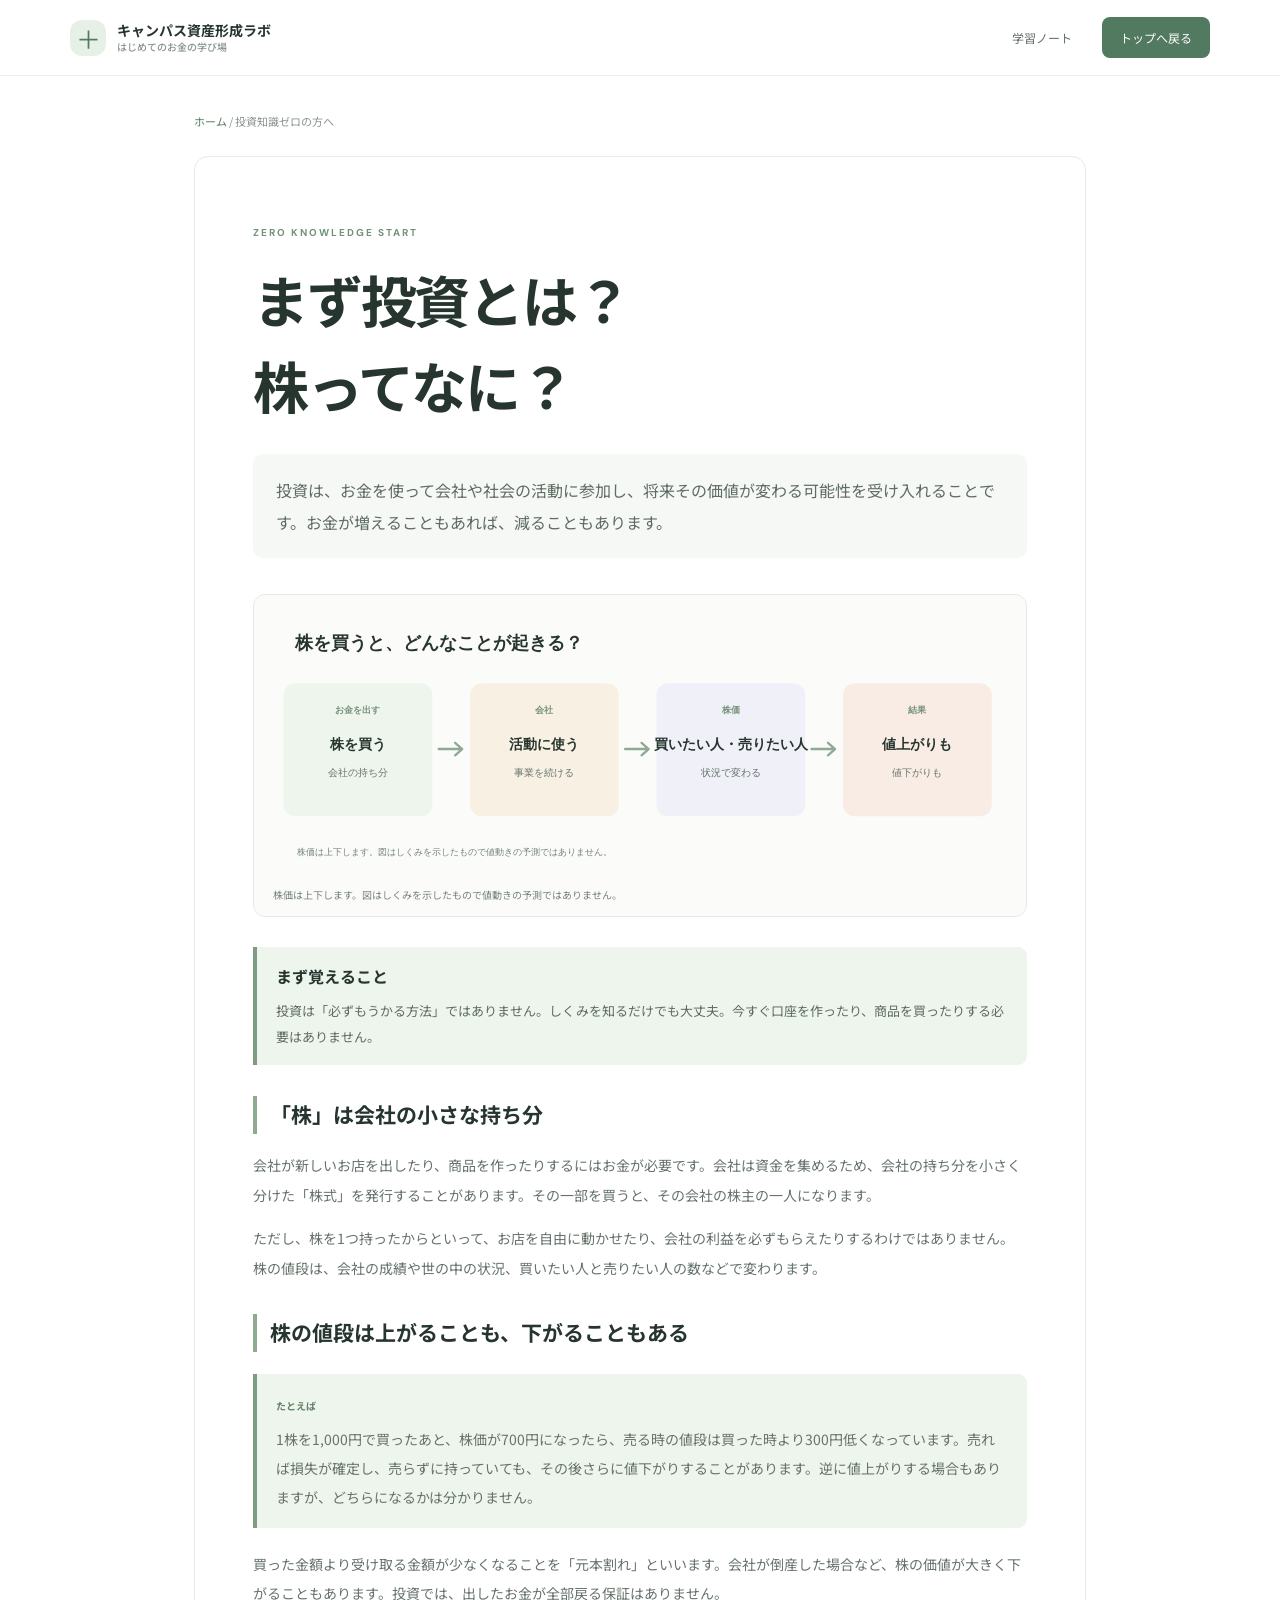
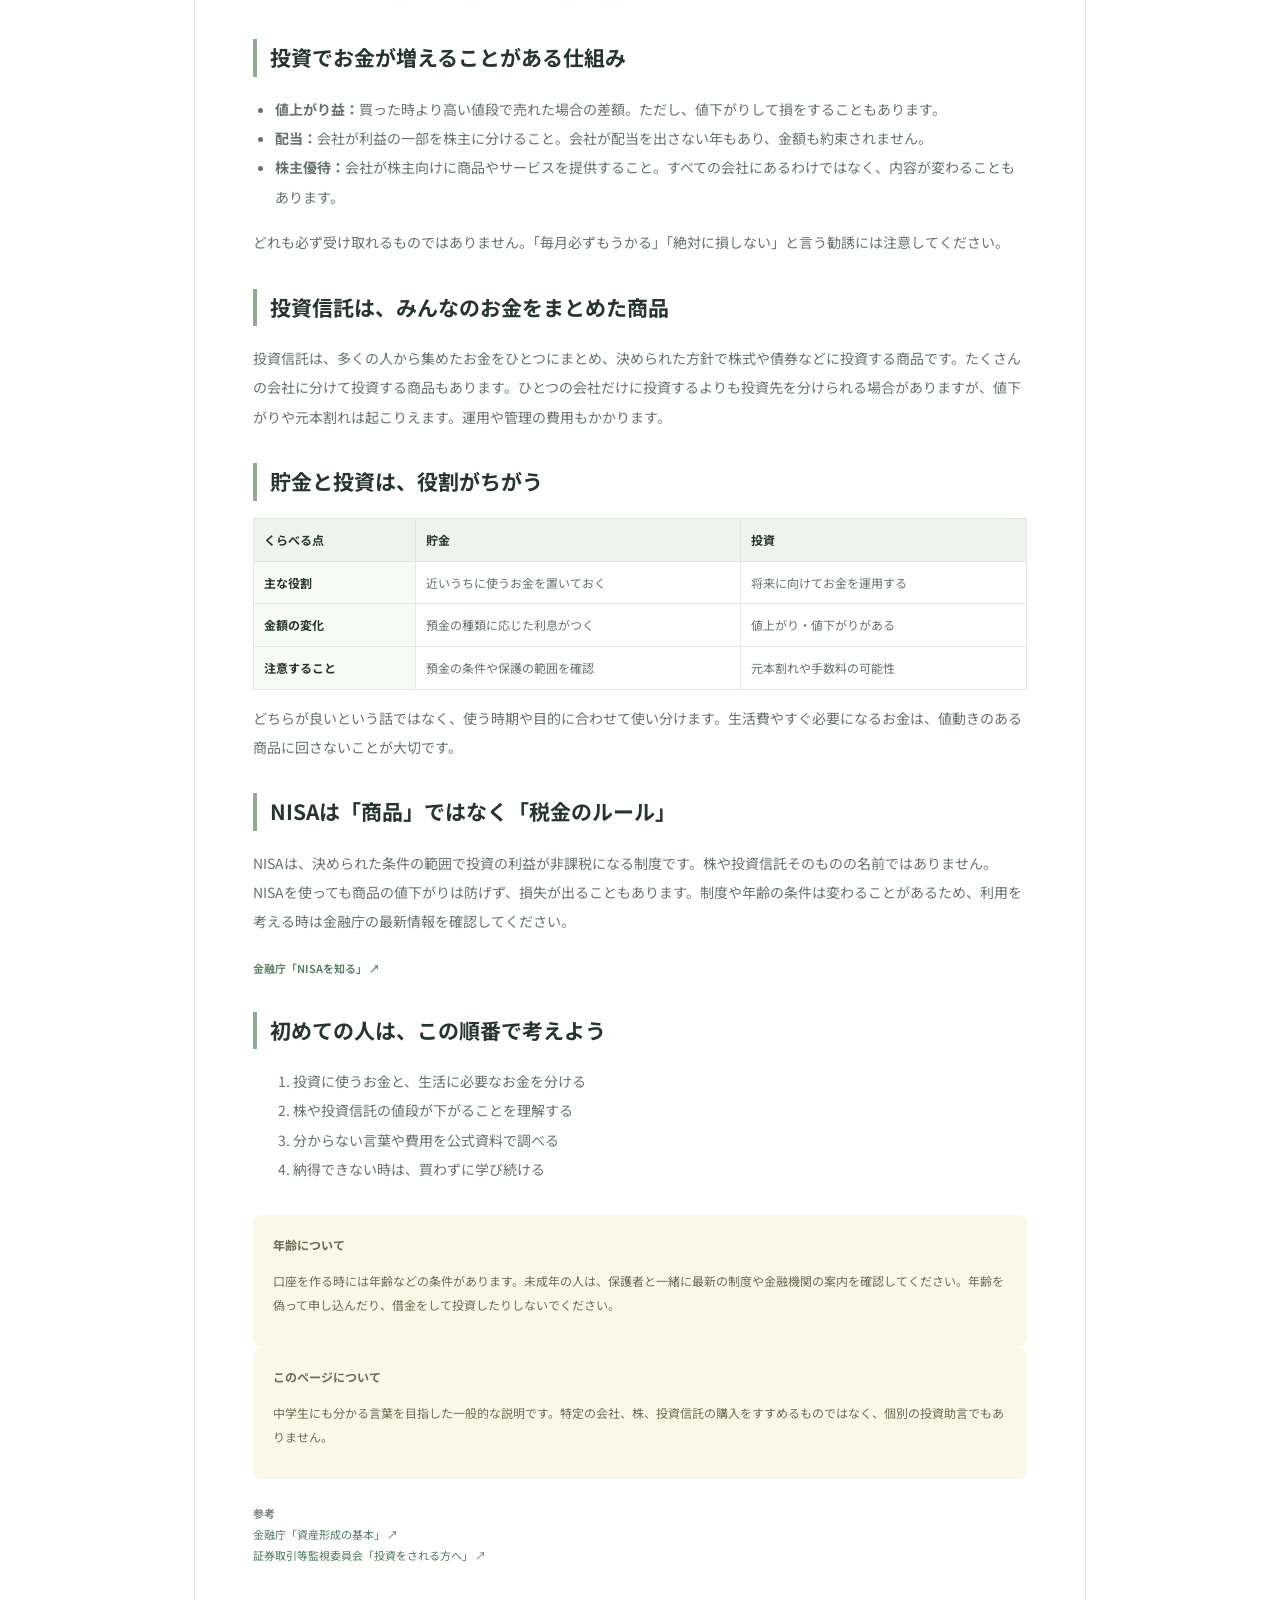
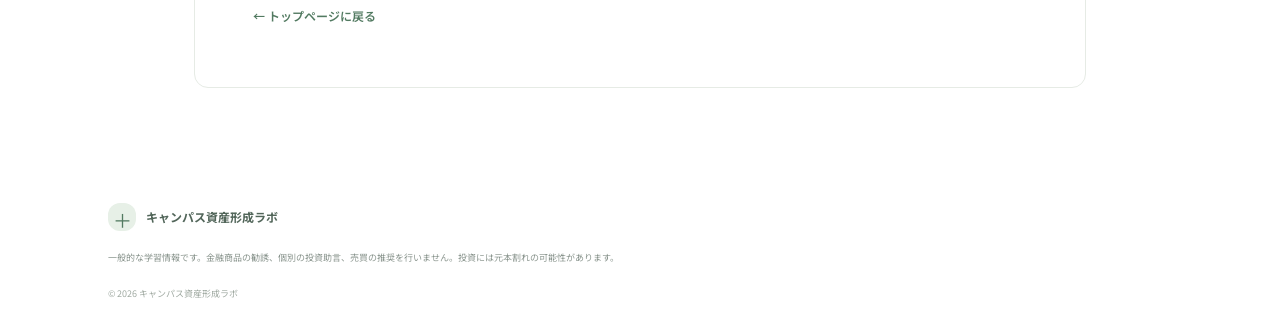
<file: site/guides/investment-zero/index.html>
<!doctype html>
<html lang="ja"><head><meta charset="utf-8"><meta name="viewport" content="width=device-width,initial-scale=1"><title>まず投資とは？株ってなに？｜キャンパス資産形成ラボ</title><meta name="description" content="投資知識ゼロの人向けに、株や投資信託、値上がり・値下がりを中学生にも伝わる言葉で説明します。"><link rel="canonical" href="https://u-hyt.github.io/campus-money-guide/guides/investment-zero/"><link rel="icon" href="../../assets/favicon.svg"><link rel="stylesheet" href="../../assets/style.css"></head>
<body><header class="top"><a class="brand" href="../../"><span class="brandmark">＋</span><span>キャンパス資産形成ラボ<small>はじめてのお金の学び場</small></span></a><nav><a href="../../#library">学習ノート</a><a class="nav-cta" href="../../">トップへ戻る</a></nav></header>
<main class="guide-main"><div class="guide-breadcrumb"><a href="../../">ホーム</a> / 投資知識ゼロの方へ</div><article class="guide-article zero-article"><span class="eyebrow">ZERO KNOWLEDGE START</span><h1>まず投資とは？<br>株ってなに？</h1><p class="guide-lead">投資は、お金を使って会社や社会の活動に参加し、将来その価値が変わる可能性を受け入れることです。お金が増えることもあれば、減ることもあります。</p><figure class="lesson-figure"><img src="../../assets/diagrams/investment-zero.svg" alt="株を買うと、どんなことが起きる？を4段階で示した図"><figcaption>株価は上下します。図はしくみを示したもので値動きの予測ではありません。</figcaption></figure>
<div class="zero-note"><b>まず覚えること</b><p>投資は「必ずもうかる方法」ではありません。しくみを知るだけでも大丈夫。今すぐ口座を作ったり、商品を買ったりする必要はありません。</p></div>
<section><h2>「株」は会社の小さな持ち分</h2><p>会社が新しいお店を出したり、商品を作ったりするにはお金が必要です。会社は資金を集めるため、会社の持ち分を小さく分けた「株式」を発行することがあります。その一部を買うと、その会社の株主の一人になります。</p><p>ただし、株を1つ持ったからといって、お店を自由に動かせたり、会社の利益を必ずもらえたりするわけではありません。株の値段は、会社の成績や世の中の状況、買いたい人と売りたい人の数などで変わります。</p></section>
<section><h2>株の値段は上がることも、下がることもある</h2><div class="zero-example"><span class="zero-example-label">たとえば</span><p>1株を1,000円で買ったあと、株価が700円になったら、売る時の値段は買った時より300円低くなっています。売れば損失が確定し、売らずに持っていても、その後さらに値下がりすることがあります。逆に値上がりする場合もありますが、どちらになるかは分かりません。</p></div><p>買った金額より受け取る金額が少なくなることを「元本割れ」といいます。会社が倒産した場合など、株の価値が大きく下がることもあります。投資では、出したお金が全部戻る保証はありません。</p></section>
<section><h2>投資でお金が増えることがある仕組み</h2><ul><li><b>値上がり益：</b>買った時より高い値段で売れた場合の差額。ただし、値下がりして損をすることもあります。</li><li><b>配当：</b>会社が利益の一部を株主に分けること。会社が配当を出さない年もあり、金額も約束されません。</li><li><b>株主優待：</b>会社が株主向けに商品やサービスを提供すること。すべての会社にあるわけではなく、内容が変わることもあります。</li></ul><p>どれも必ず受け取れるものではありません。「毎月必ずもうかる」「絶対に損しない」と言う勧誘には注意してください。</p></section>
<section><h2>投資信託は、みんなのお金をまとめた商品</h2><p>投資信託は、多くの人から集めたお金をひとつにまとめ、決められた方針で株式や債券などに投資する商品です。たくさんの会社に分けて投資する商品もあります。ひとつの会社だけに投資するよりも投資先を分けられる場合がありますが、値下がりや元本割れは起こりえます。運用や管理の費用もかかります。</p></section>
<section><h2>貯金と投資は、役割がちがう</h2><div class="table-wrap"><table class="zero-table"><thead><tr><th>くらべる点</th><th>貯金</th><th>投資</th></tr></thead><tbody><tr><th>主な役割</th><td>近いうちに使うお金を置いておく</td><td>将来に向けてお金を運用する</td></tr><tr><th>金額の変化</th><td>預金の種類に応じた利息がつく</td><td>値上がり・値下がりがある</td></tr><tr><th>注意すること</th><td>預金の条件や保護の範囲を確認</td><td>元本割れや手数料の可能性</td></tr></tbody></table></div><p>どちらが良いという話ではなく、使う時期や目的に合わせて使い分けます。生活費やすぐ必要になるお金は、値動きのある商品に回さないことが大切です。</p></section>
<section><h2>NISAは「商品」ではなく「税金のルール」</h2><p>NISAは、決められた条件の範囲で投資の利益が非課税になる制度です。株や投資信託そのものの名前ではありません。NISAを使っても商品の値下がりは防げず、損失が出ることもあります。制度や年齢の条件は変わることがあるため、利用を考える時は金融庁の最新情報を確認してください。</p><a class="text-link" href="https://www.fsa.go.jp/policy/nisa2/know/" target="_blank" rel="noopener">金融庁「NISAを知る」 ↗</a></section>
<section><h2>初めての人は、この順番で考えよう</h2><ol><li>投資に使うお金と、生活に必要なお金を分ける</li><li>株や投資信託の値段が下がることを理解する</li><li>分からない言葉や費用を公式資料で調べる</li><li>納得できない時は、買わずに学び続ける</li></ol></section>
<aside class="guide-warning"><b>年齢について</b><p>口座を作る時には年齢などの条件があります。未成年の人は、保護者と一緒に最新の制度や金融機関の案内を確認してください。年齢を偽って申し込んだり、借金をして投資したりしないでください。</p></aside><aside class="guide-warning"><b>このページについて</b><p>中学生にも分かる言葉を目指した一般的な説明です。特定の会社、株、投資信託の購入をすすめるものではなく、個別の投資助言でもありません。</p></aside>
<p class="guide-source"><b>参考</b><br><a href="https://www.fsa.go.jp/policy/nisa2/invest/" target="_blank" rel="noopener">金融庁「資産形成の基本」 ↗</a><br><a href="https://www.fsa.go.jp/sesc/support/advice.html" target="_blank" rel="noopener">証券取引等監視委員会「投資をされる方へ」 ↗</a></p><a class="guide-back" href="../../">← トップページに戻る</a></article></main>
<footer><div class="footer-brand"><span class="brandmark">＋</span><b>キャンパス資産形成ラボ</b></div><p class="disclaimer">一般的な学習情報です。金融商品の勧誘、個別の投資助言、売買の推奨を行いません。投資には元本割れの可能性があります。</p><small>© 2026 キャンパス資産形成ラボ</small></footer></body></html>
</file>
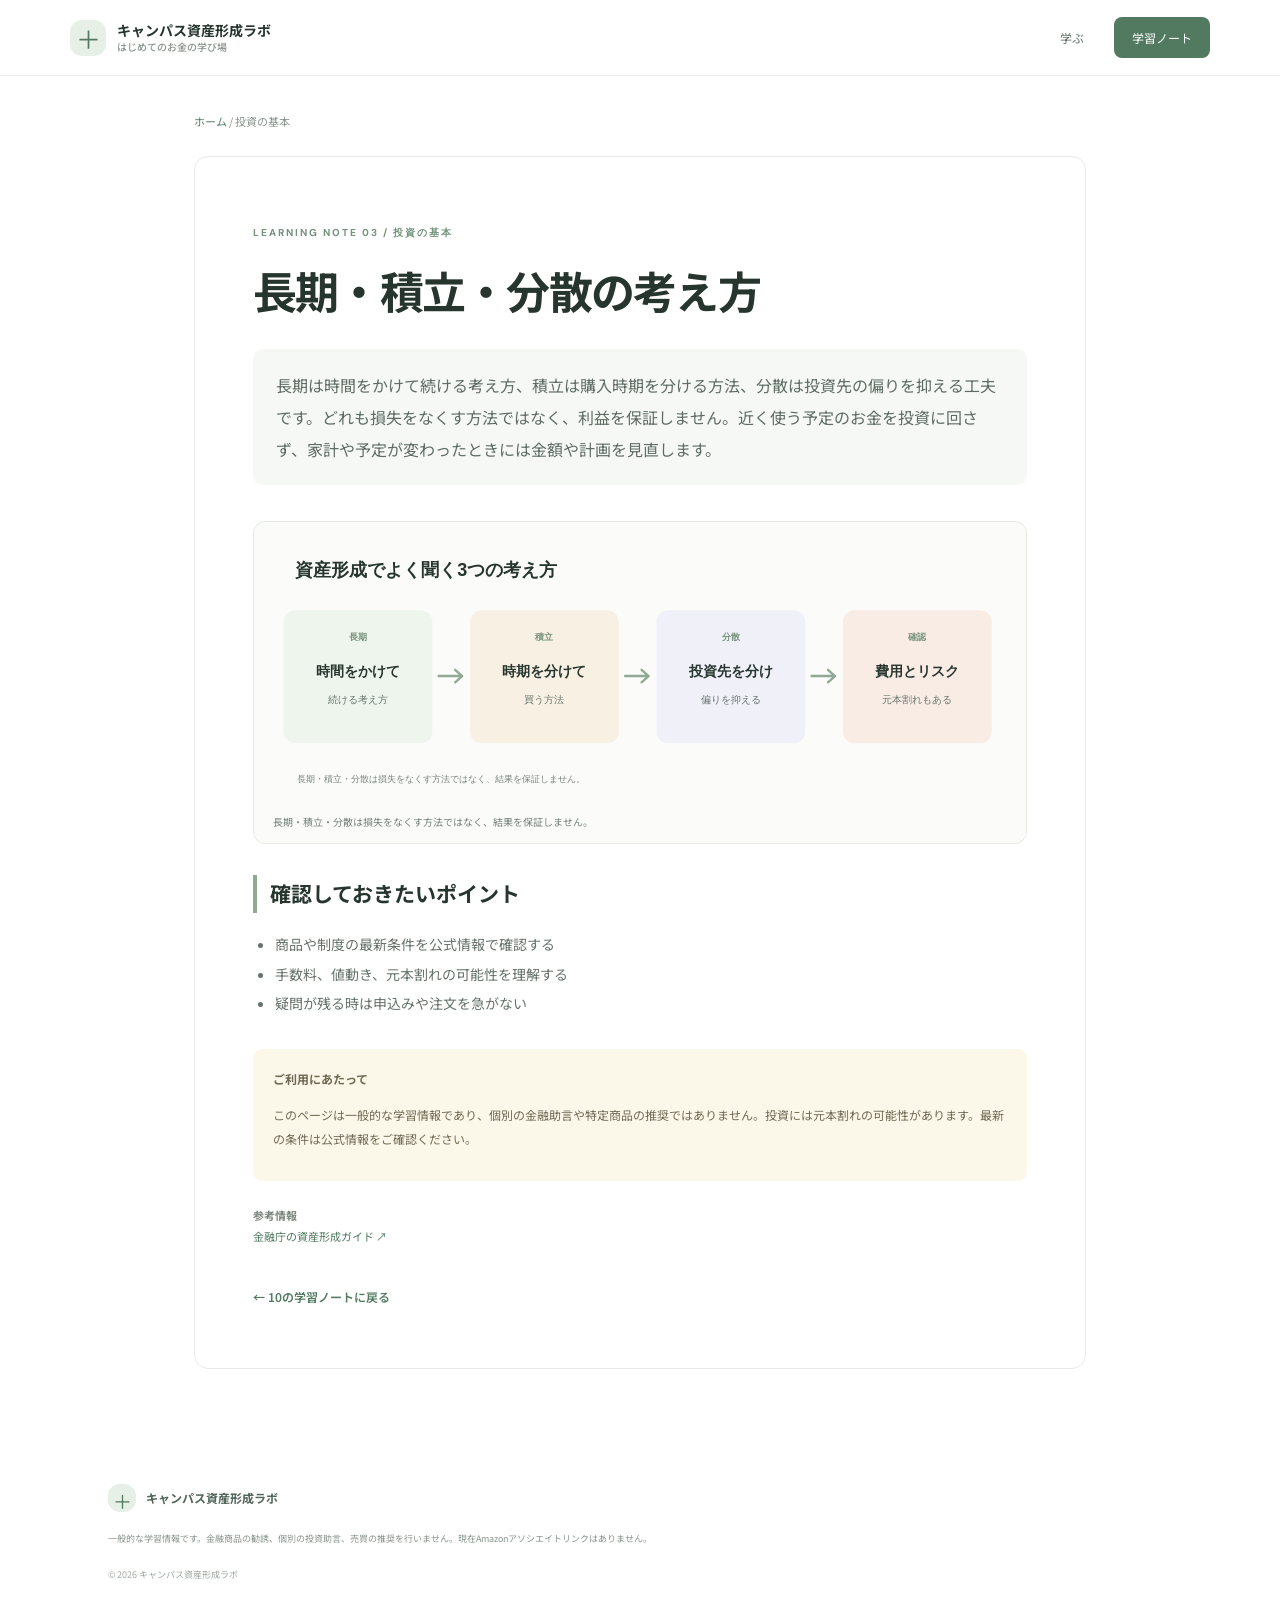
<file: site/guides/long-term/index.html>
<!doctype html><html lang="ja"><head><meta charset="utf-8"><meta name="viewport" content="width=device-width,initial-scale=1"><title>長期・積立・分散の考え方｜キャンパス資産形成ラボ</title><meta name="description" content="長期は時間をかけて続ける考え方、積立は購入時期を分ける方法、分散は投資先の偏りを抑える工夫です。どれも損失をなくす方法ではなく、利益を保証しません。近く使う予定のお金を投資に回さず、家計や予定が変わったときには金額や計画"><link rel="canonical" href="https://u-hyt.github.io/campus-money-guide/guides/long-term/"><link rel="icon" href="../../assets/favicon.svg"><link rel="stylesheet" href="../../assets/style.css"></head><body><header class="top"><a class="brand" href="../../"><span class="brandmark">＋</span><span>キャンパス資産形成ラボ<small>はじめてのお金の学び場</small></span></a><nav><a href="../../#learn">学ぶ</a><a class="nav-cta" href="../../#library">学習ノート</a></nav></header><main class="guide-main"><div class="guide-breadcrumb"><a href="../../">ホーム</a> / 投資の基本</div><article class="guide-article"><span class="eyebrow">LEARNING NOTE 03 / 投資の基本</span><h1>長期・積立・分散の考え方</h1><p class="guide-lead">長期は時間をかけて続ける考え方、積立は購入時期を分ける方法、分散は投資先の偏りを抑える工夫です。どれも損失をなくす方法ではなく、利益を保証しません。近く使う予定のお金を投資に回さず、家計や予定が変わったときには金額や計画を見直します。</p><figure class="lesson-figure"><img src="../../assets/diagrams/long-term.svg" alt="資産形成でよく聞く3つの考え方を4段階で示した図"><figcaption>長期・積立・分散は損失をなくす方法ではなく、結果を保証しません。</figcaption></figure><section><h2>確認しておきたいポイント</h2><ul><li>商品や制度の最新条件を公式情報で確認する</li><li>手数料、値動き、元本割れの可能性を理解する</li><li>疑問が残る時は申込みや注文を急がない</li></ul></section><aside class="guide-warning"><b>ご利用にあたって</b><p>このページは一般的な学習情報であり、個別の金融助言や特定商品の推奨ではありません。投資には元本割れの可能性があります。最新の条件は公式情報をご確認ください。</p></aside><p class="guide-source"><b>参考情報</b><br><a href="https://www.fsa.go.jp/policy/nisa2/invest/" target="_blank" rel="noopener">金融庁の資産形成ガイド ↗</a></p><a class="guide-back" href="../../#library">← 10の学習ノートに戻る</a></article></main><footer><div class="footer-brand"><span class="brandmark">＋</span><b>キャンパス資産形成ラボ</b></div><p class="disclaimer">一般的な学習情報です。金融商品の勧誘、個別の投資助言、売買の推奨を行いません。現在Amazonアソシエイトリンクはありません。</p><small>© 2026 キャンパス資産形成ラボ</small></footer></body></html>
</file>
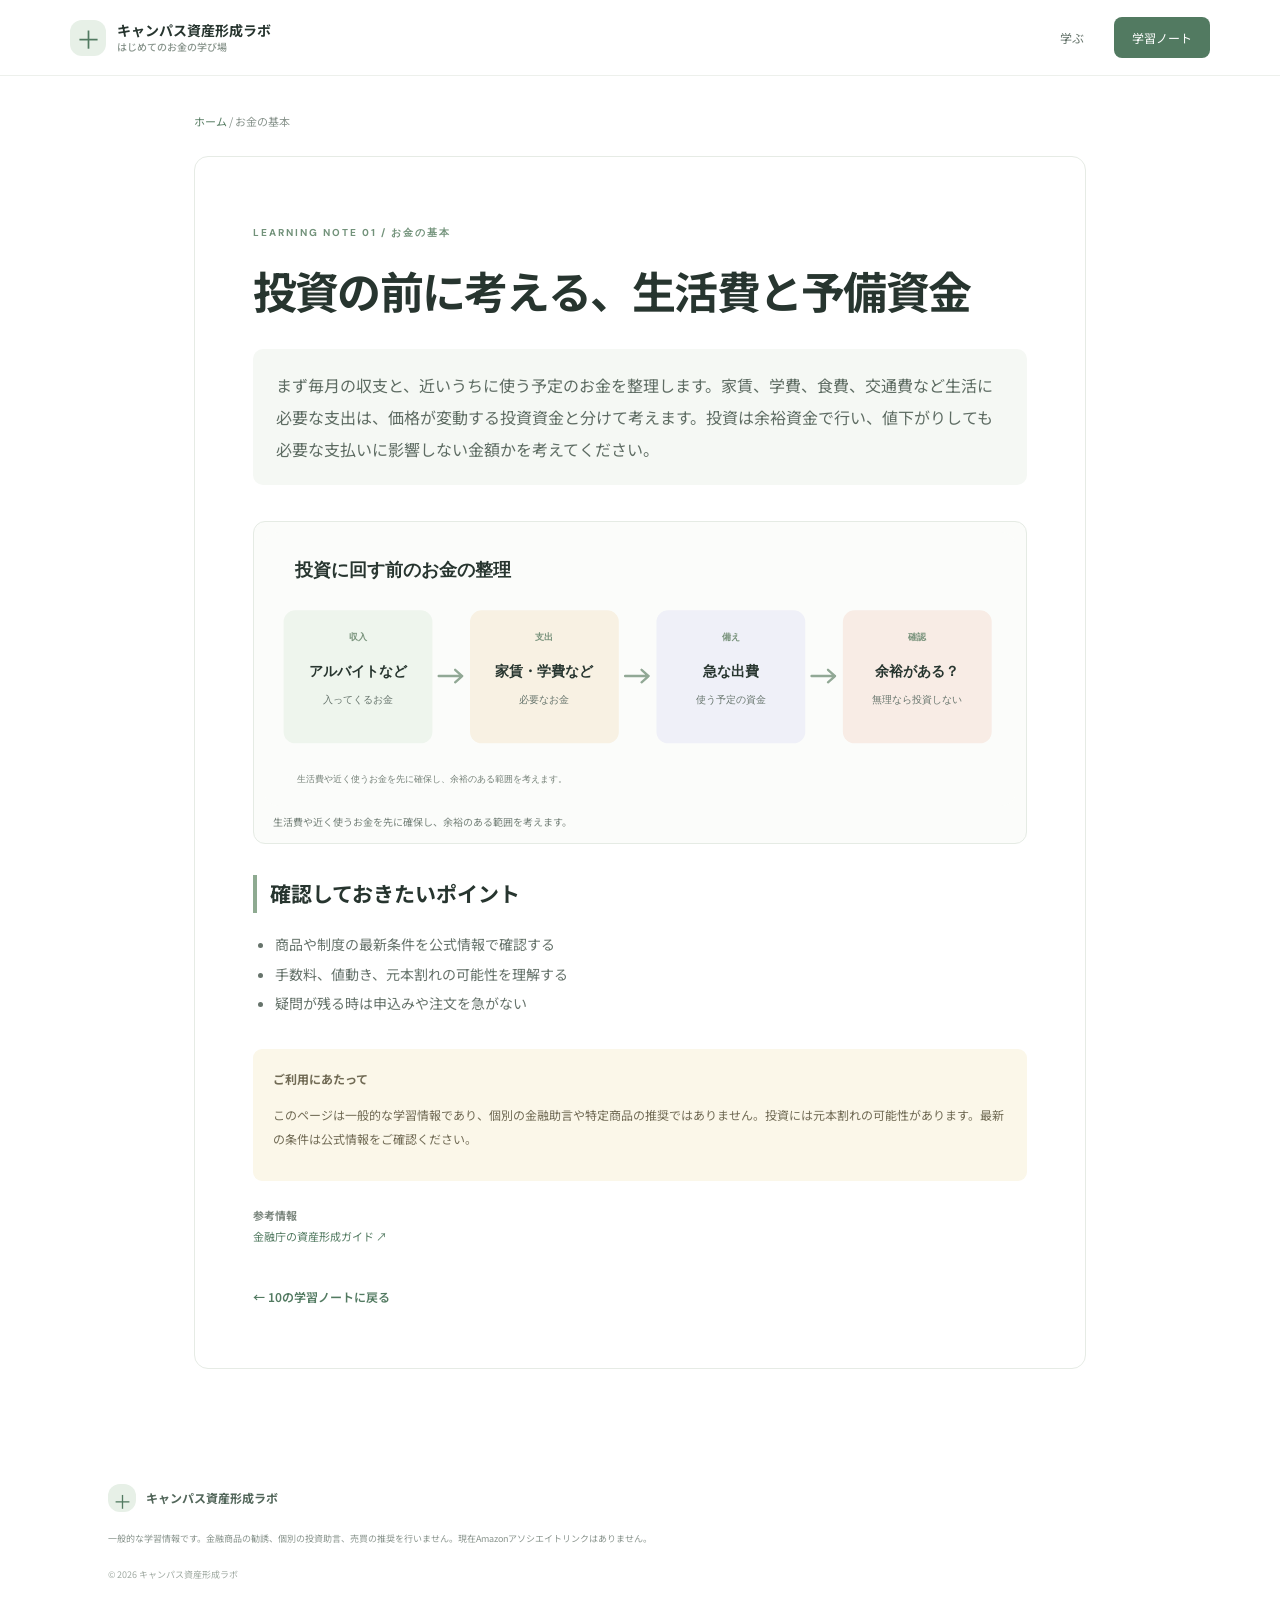
<file: site/guides/money-basics/index.html>
<!doctype html><html lang="ja"><head><meta charset="utf-8"><meta name="viewport" content="width=device-width,initial-scale=1"><title>投資の前に考える、生活費と予備資金｜キャンパス資産形成ラボ</title><meta name="description" content="まず毎月の収支と、近いうちに使う予定のお金を整理します。家賃、学費、食費、交通費など生活に必要な支出は、価格が変動する投資資金と分けて考えます。投資は余裕資金で行い、値下がりしても必要な支払いに影響しない金額かを考えてく"><link rel="canonical" href="https://u-hyt.github.io/campus-money-guide/guides/money-basics/"><link rel="icon" href="../../assets/favicon.svg"><link rel="stylesheet" href="../../assets/style.css"></head><body><header class="top"><a class="brand" href="../../"><span class="brandmark">＋</span><span>キャンパス資産形成ラボ<small>はじめてのお金の学び場</small></span></a><nav><a href="../../#learn">学ぶ</a><a class="nav-cta" href="../../#library">学習ノート</a></nav></header><main class="guide-main"><div class="guide-breadcrumb"><a href="../../">ホーム</a> / お金の基本</div><article class="guide-article"><span class="eyebrow">LEARNING NOTE 01 / お金の基本</span><h1>投資の前に考える、生活費と予備資金</h1><p class="guide-lead">まず毎月の収支と、近いうちに使う予定のお金を整理します。家賃、学費、食費、交通費など生活に必要な支出は、価格が変動する投資資金と分けて考えます。投資は余裕資金で行い、値下がりしても必要な支払いに影響しない金額かを考えてください。</p><figure class="lesson-figure"><img src="../../assets/diagrams/money-basics.svg" alt="投資に回す前のお金の整理を4段階で示した図"><figcaption>生活費や近く使うお金を先に確保し、余裕のある範囲を考えます。</figcaption></figure><section><h2>確認しておきたいポイント</h2><ul><li>商品や制度の最新条件を公式情報で確認する</li><li>手数料、値動き、元本割れの可能性を理解する</li><li>疑問が残る時は申込みや注文を急がない</li></ul></section><aside class="guide-warning"><b>ご利用にあたって</b><p>このページは一般的な学習情報であり、個別の金融助言や特定商品の推奨ではありません。投資には元本割れの可能性があります。最新の条件は公式情報をご確認ください。</p></aside><p class="guide-source"><b>参考情報</b><br><a href="https://www.fsa.go.jp/policy/nisa2/invest/" target="_blank" rel="noopener">金融庁の資産形成ガイド ↗</a></p><a class="guide-back" href="../../#library">← 10の学習ノートに戻る</a></article></main><footer><div class="footer-brand"><span class="brandmark">＋</span><b>キャンパス資産形成ラボ</b></div><p class="disclaimer">一般的な学習情報です。金融商品の勧誘、個別の投資助言、売買の推奨を行いません。現在Amazonアソシエイトリンクはありません。</p><small>© 2026 キャンパス資産形成ラボ</small></footer></body></html>
</file>
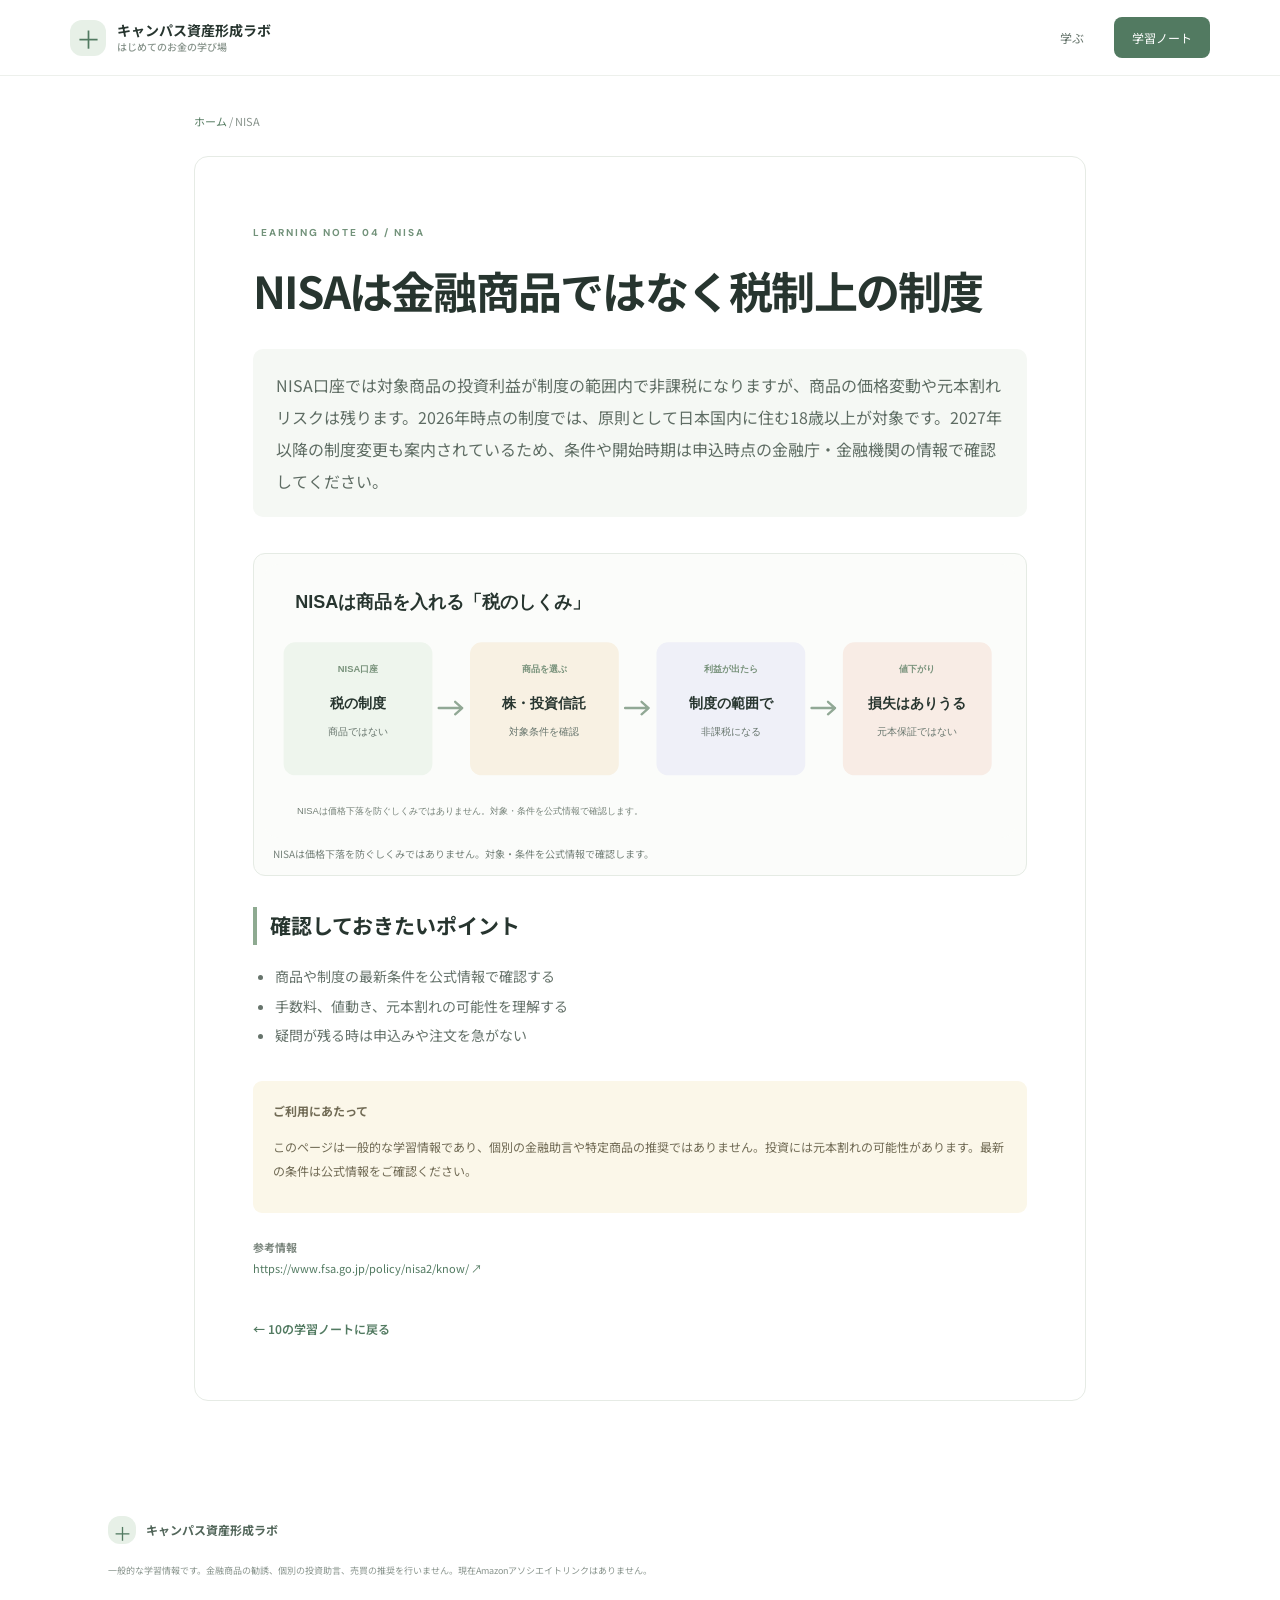
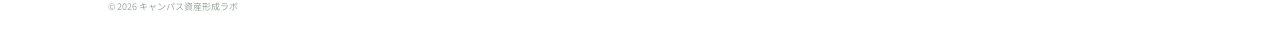
<file: site/guides/nisa/index.html>
<!doctype html><html lang="ja"><head><meta charset="utf-8"><meta name="viewport" content="width=device-width,initial-scale=1"><title>NISAは金融商品ではなく税制上の制度｜キャンパス資産形成ラボ</title><meta name="description" content="NISA口座では対象商品の投資利益が制度の範囲内で非課税になりますが、商品の価格変動や元本割れリスクは残ります。2026年時点の制度では、原則として日本国内に住む18歳以上が対象です。2027年以降の制度変更も案内されて"><link rel="canonical" href="https://u-hyt.github.io/campus-money-guide/guides/nisa/"><link rel="icon" href="../../assets/favicon.svg"><link rel="stylesheet" href="../../assets/style.css"></head><body><header class="top"><a class="brand" href="../../"><span class="brandmark">＋</span><span>キャンパス資産形成ラボ<small>はじめてのお金の学び場</small></span></a><nav><a href="../../#learn">学ぶ</a><a class="nav-cta" href="../../#library">学習ノート</a></nav></header><main class="guide-main"><div class="guide-breadcrumb"><a href="../../">ホーム</a> / NISA</div><article class="guide-article"><span class="eyebrow">LEARNING NOTE 04 / NISA</span><h1>NISAは金融商品ではなく税制上の制度</h1><p class="guide-lead">NISA口座では対象商品の投資利益が制度の範囲内で非課税になりますが、商品の価格変動や元本割れリスクは残ります。2026年時点の制度では、原則として日本国内に住む18歳以上が対象です。2027年以降の制度変更も案内されているため、条件や開始時期は申込時点の金融庁・金融機関の情報で確認してください。</p><figure class="lesson-figure"><img src="../../assets/diagrams/nisa.svg" alt="NISAは商品を入れる「税のしくみ」を4段階で示した図"><figcaption>NISAは価格下落を防ぐしくみではありません。対象・条件を公式情報で確認します。</figcaption></figure><section><h2>確認しておきたいポイント</h2><ul><li>商品や制度の最新条件を公式情報で確認する</li><li>手数料、値動き、元本割れの可能性を理解する</li><li>疑問が残る時は申込みや注文を急がない</li></ul></section><aside class="guide-warning"><b>ご利用にあたって</b><p>このページは一般的な学習情報であり、個別の金融助言や特定商品の推奨ではありません。投資には元本割れの可能性があります。最新の条件は公式情報をご確認ください。</p></aside><p class="guide-source"><b>参考情報</b><br><a href="https://www.fsa.go.jp/policy/nisa2/know/" target="_blank" rel="noopener">https://www.fsa.go.jp/policy/nisa2/know/ ↗</a></p><a class="guide-back" href="../../#library">← 10の学習ノートに戻る</a></article></main><footer><div class="footer-brand"><span class="brandmark">＋</span><b>キャンパス資産形成ラボ</b></div><p class="disclaimer">一般的な学習情報です。金融商品の勧誘、個別の投資助言、売買の推奨を行いません。現在Amazonアソシエイトリンクはありません。</p><small>© 2026 キャンパス資産形成ラボ</small></footer></body></html>
</file>
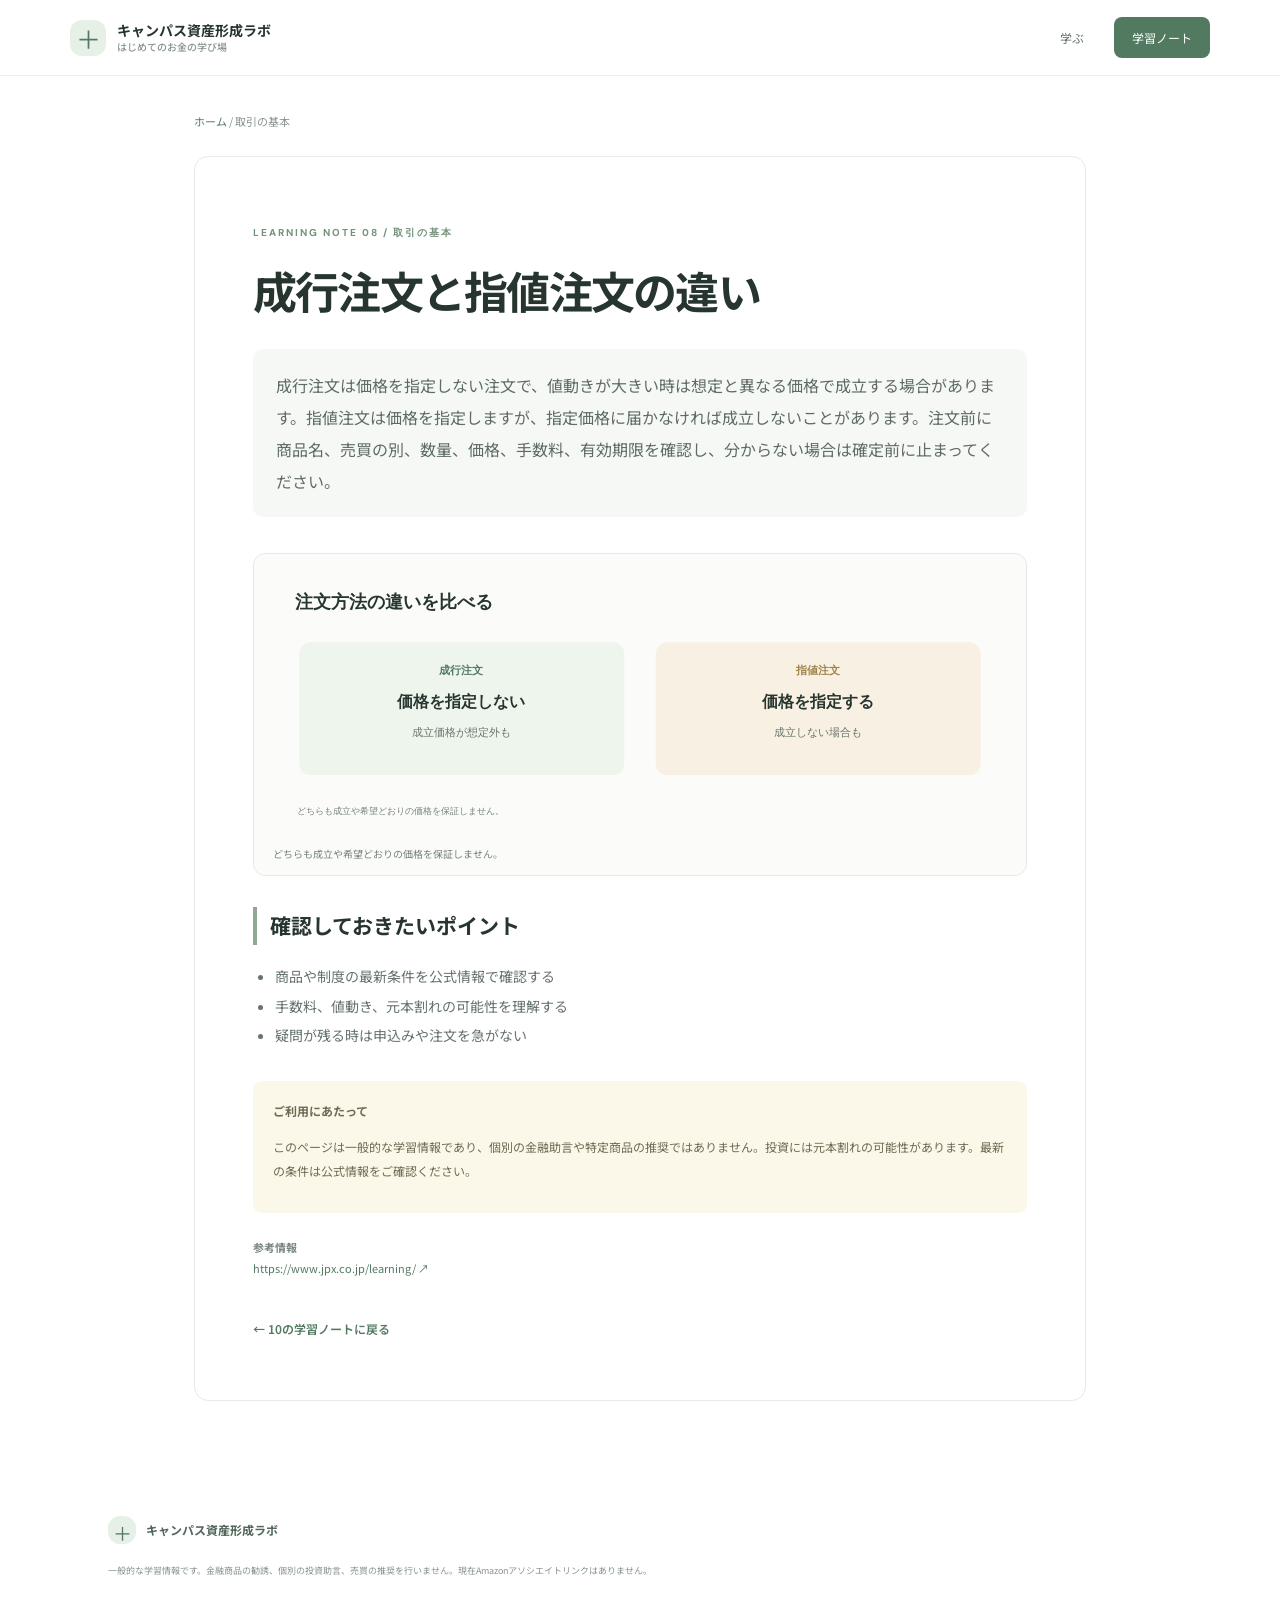
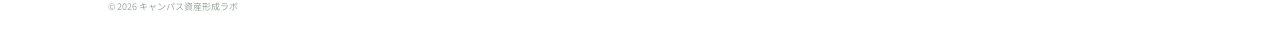
<file: site/guides/orders/index.html>
<!doctype html><html lang="ja"><head><meta charset="utf-8"><meta name="viewport" content="width=device-width,initial-scale=1"><title>成行注文と指値注文の違い｜キャンパス資産形成ラボ</title><meta name="description" content="成行注文は価格を指定しない注文で、値動きが大きい時は想定と異なる価格で成立する場合があります。指値注文は価格を指定しますが、指定価格に届かなければ成立しないことがあります。注文前に商品名、売買の別、数量、価格、手数料、有"><link rel="canonical" href="https://u-hyt.github.io/campus-money-guide/guides/orders/"><link rel="icon" href="../../assets/favicon.svg"><link rel="stylesheet" href="../../assets/style.css"></head><body><header class="top"><a class="brand" href="../../"><span class="brandmark">＋</span><span>キャンパス資産形成ラボ<small>はじめてのお金の学び場</small></span></a><nav><a href="../../#learn">学ぶ</a><a class="nav-cta" href="../../#library">学習ノート</a></nav></header><main class="guide-main"><div class="guide-breadcrumb"><a href="../../">ホーム</a> / 取引の基本</div><article class="guide-article"><span class="eyebrow">LEARNING NOTE 08 / 取引の基本</span><h1>成行注文と指値注文の違い</h1><p class="guide-lead">成行注文は価格を指定しない注文で、値動きが大きい時は想定と異なる価格で成立する場合があります。指値注文は価格を指定しますが、指定価格に届かなければ成立しないことがあります。注文前に商品名、売買の別、数量、価格、手数料、有効期限を確認し、分からない場合は確定前に止まってください。</p><figure class="lesson-figure"><img src="../../assets/diagrams/orders.svg" alt="注文方法の違いを比べるを4段階で示した図"><figcaption>どちらも成立や希望どおりの価格を保証しません。</figcaption></figure><section><h2>確認しておきたいポイント</h2><ul><li>商品や制度の最新条件を公式情報で確認する</li><li>手数料、値動き、元本割れの可能性を理解する</li><li>疑問が残る時は申込みや注文を急がない</li></ul></section><aside class="guide-warning"><b>ご利用にあたって</b><p>このページは一般的な学習情報であり、個別の金融助言や特定商品の推奨ではありません。投資には元本割れの可能性があります。最新の条件は公式情報をご確認ください。</p></aside><p class="guide-source"><b>参考情報</b><br><a href="https://www.jpx.co.jp/learning/" target="_blank" rel="noopener">https://www.jpx.co.jp/learning/ ↗</a></p><a class="guide-back" href="../../#library">← 10の学習ノートに戻る</a></article></main><footer><div class="footer-brand"><span class="brandmark">＋</span><b>キャンパス資産形成ラボ</b></div><p class="disclaimer">一般的な学習情報です。金融商品の勧誘、個別の投資助言、売買の推奨を行いません。現在Amazonアソシエイトリンクはありません。</p><small>© 2026 キャンパス資産形成ラボ</small></footer></body></html>
</file>
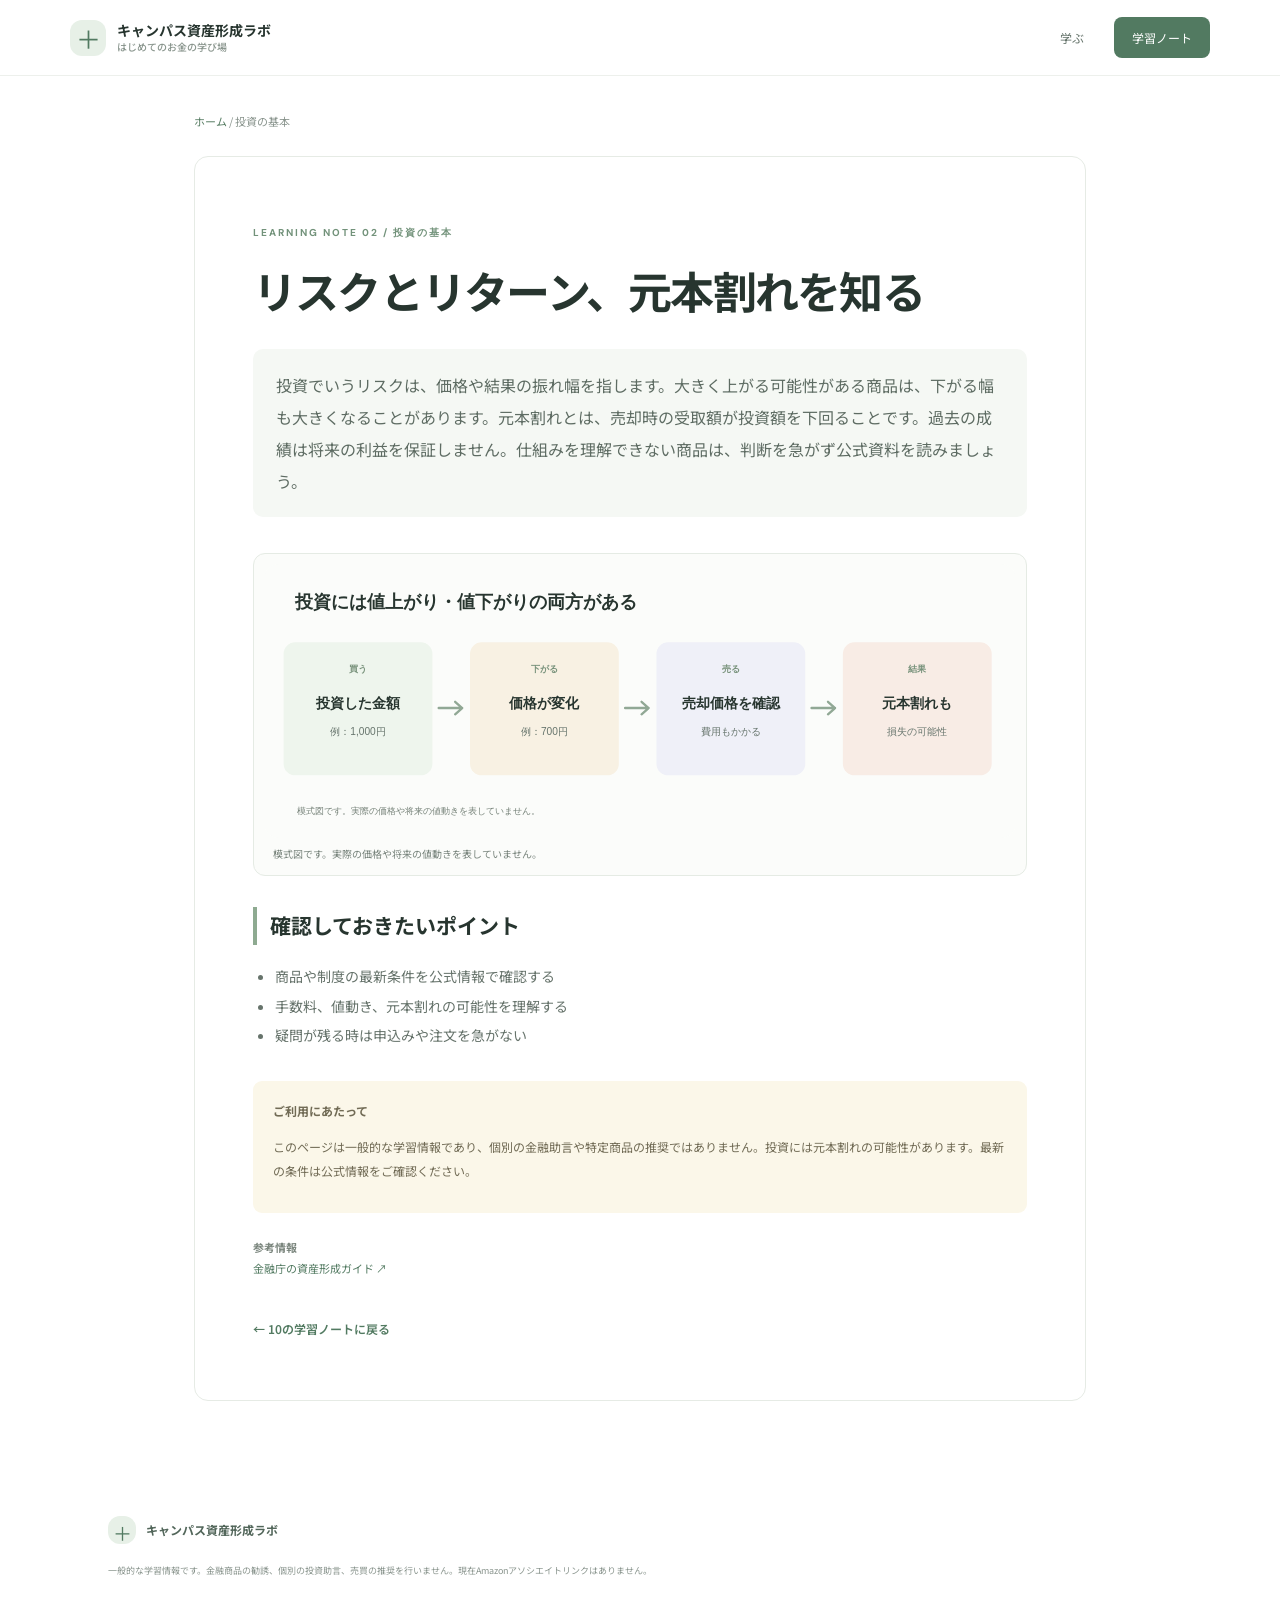
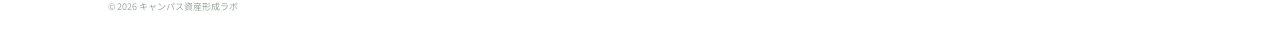
<file: site/guides/risk-return/index.html>
<!doctype html><html lang="ja"><head><meta charset="utf-8"><meta name="viewport" content="width=device-width,initial-scale=1"><title>リスクとリターン、元本割れを知る｜キャンパス資産形成ラボ</title><meta name="description" content="投資でいうリスクは、価格や結果の振れ幅を指します。大きく上がる可能性がある商品は、下がる幅も大きくなることがあります。元本割れとは、売却時の受取額が投資額を下回ることです。過去の成績は将来の利益を保証しません。仕組みを理"><link rel="canonical" href="https://u-hyt.github.io/campus-money-guide/guides/risk-return/"><link rel="icon" href="../../assets/favicon.svg"><link rel="stylesheet" href="../../assets/style.css"></head><body><header class="top"><a class="brand" href="../../"><span class="brandmark">＋</span><span>キャンパス資産形成ラボ<small>はじめてのお金の学び場</small></span></a><nav><a href="../../#learn">学ぶ</a><a class="nav-cta" href="../../#library">学習ノート</a></nav></header><main class="guide-main"><div class="guide-breadcrumb"><a href="../../">ホーム</a> / 投資の基本</div><article class="guide-article"><span class="eyebrow">LEARNING NOTE 02 / 投資の基本</span><h1>リスクとリターン、元本割れを知る</h1><p class="guide-lead">投資でいうリスクは、価格や結果の振れ幅を指します。大きく上がる可能性がある商品は、下がる幅も大きくなることがあります。元本割れとは、売却時の受取額が投資額を下回ることです。過去の成績は将来の利益を保証しません。仕組みを理解できない商品は、判断を急がず公式資料を読みましょう。</p><figure class="lesson-figure"><img src="../../assets/diagrams/risk-return.svg" alt="投資には値上がり・値下がりの両方があるを4段階で示した図"><figcaption>模式図です。実際の価格や将来の値動きを表していません。</figcaption></figure><section><h2>確認しておきたいポイント</h2><ul><li>商品や制度の最新条件を公式情報で確認する</li><li>手数料、値動き、元本割れの可能性を理解する</li><li>疑問が残る時は申込みや注文を急がない</li></ul></section><aside class="guide-warning"><b>ご利用にあたって</b><p>このページは一般的な学習情報であり、個別の金融助言や特定商品の推奨ではありません。投資には元本割れの可能性があります。最新の条件は公式情報をご確認ください。</p></aside><p class="guide-source"><b>参考情報</b><br><a href="https://www.fsa.go.jp/policy/nisa2/invest/" target="_blank" rel="noopener">金融庁の資産形成ガイド ↗</a></p><a class="guide-back" href="../../#library">← 10の学習ノートに戻る</a></article></main><footer><div class="footer-brand"><span class="brandmark">＋</span><b>キャンパス資産形成ラボ</b></div><p class="disclaimer">一般的な学習情報です。金融商品の勧誘、個別の投資助言、売買の推奨を行いません。現在Amazonアソシエイトリンクはありません。</p><small>© 2026 キャンパス資産形成ラボ</small></footer></body></html>
</file>
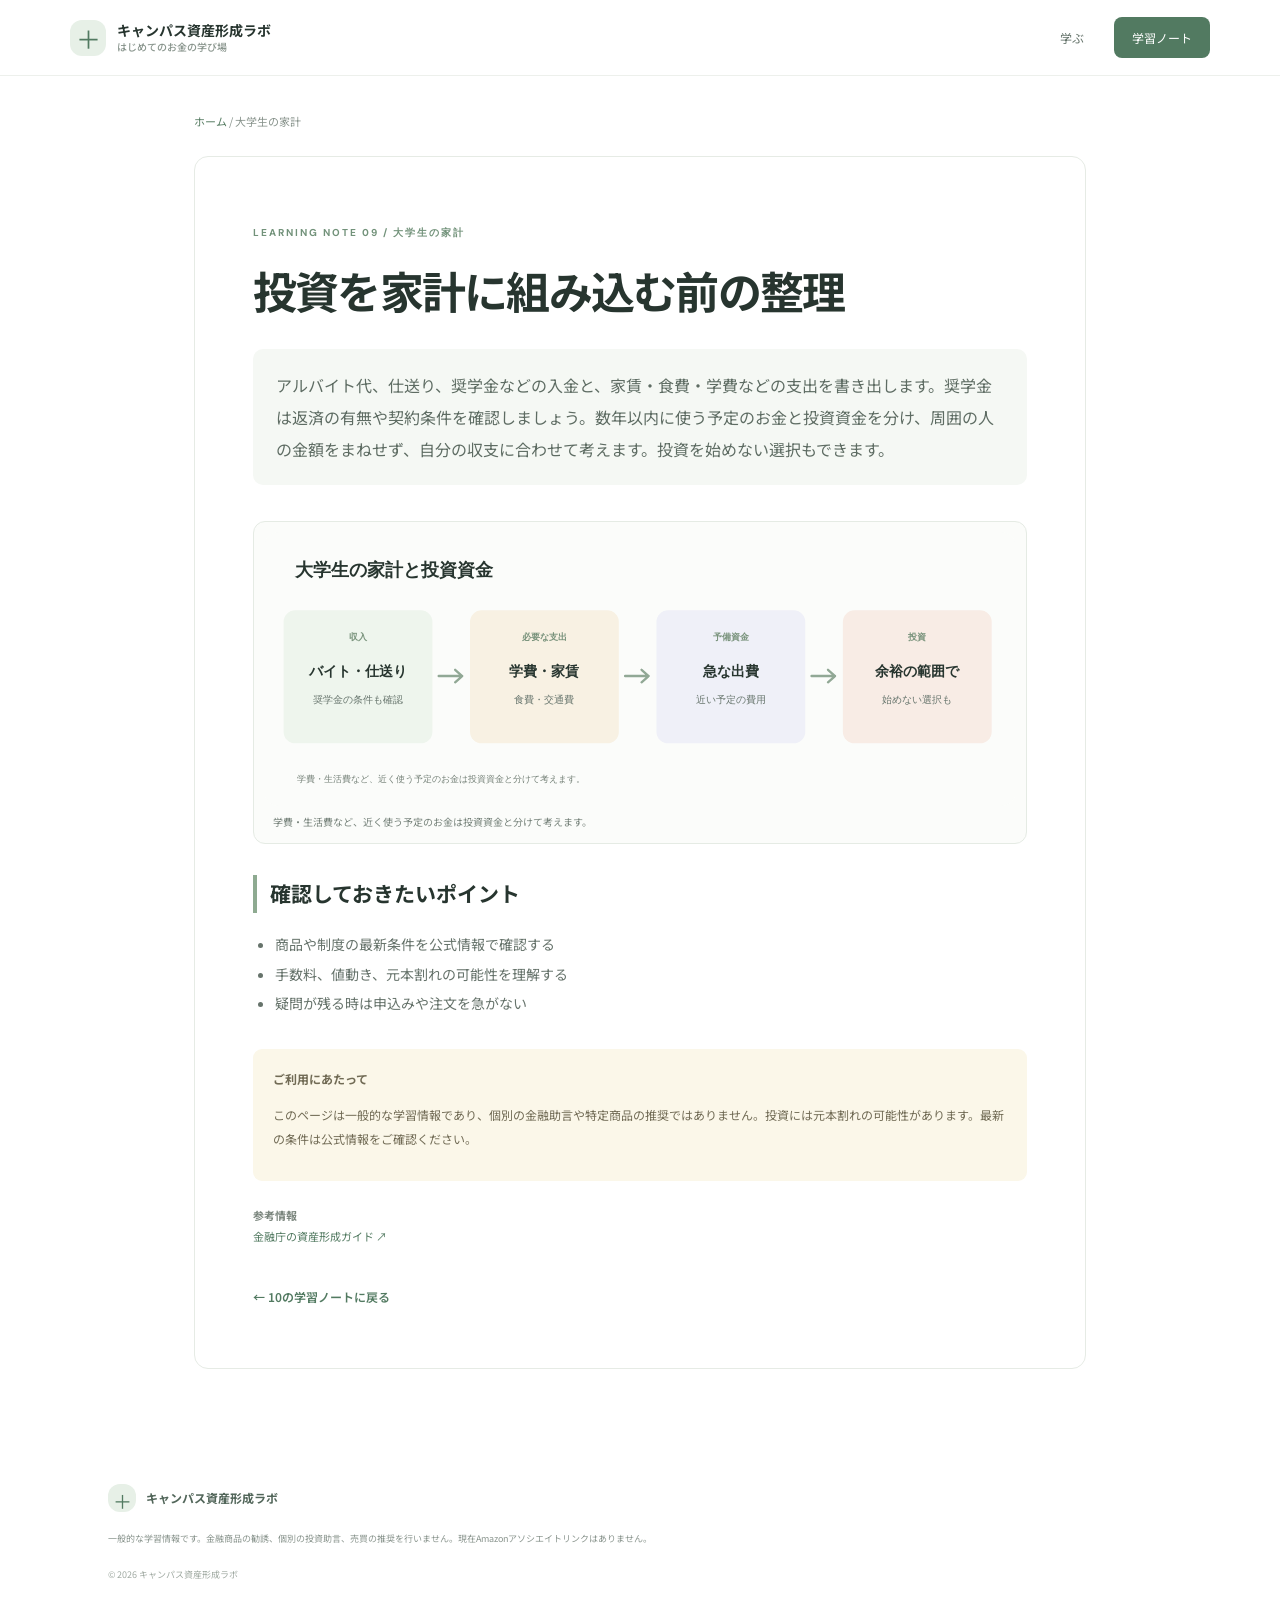
<file: site/guides/student-budget/index.html>
<!doctype html><html lang="ja"><head><meta charset="utf-8"><meta name="viewport" content="width=device-width,initial-scale=1"><title>投資を家計に組み込む前の整理｜キャンパス資産形成ラボ</title><meta name="description" content="アルバイト代、仕送り、奨学金などの入金と、家賃・食費・学費などの支出を書き出します。奨学金は返済の有無や契約条件を確認しましょう。数年以内に使う予定のお金と投資資金を分け、周囲の人の金額をまねせず、自分の収支に合わせて考"><link rel="canonical" href="https://u-hyt.github.io/campus-money-guide/guides/student-budget/"><link rel="icon" href="../../assets/favicon.svg"><link rel="stylesheet" href="../../assets/style.css"></head><body><header class="top"><a class="brand" href="../../"><span class="brandmark">＋</span><span>キャンパス資産形成ラボ<small>はじめてのお金の学び場</small></span></a><nav><a href="../../#learn">学ぶ</a><a class="nav-cta" href="../../#library">学習ノート</a></nav></header><main class="guide-main"><div class="guide-breadcrumb"><a href="../../">ホーム</a> / 大学生の家計</div><article class="guide-article"><span class="eyebrow">LEARNING NOTE 09 / 大学生の家計</span><h1>投資を家計に組み込む前の整理</h1><p class="guide-lead">アルバイト代、仕送り、奨学金などの入金と、家賃・食費・学費などの支出を書き出します。奨学金は返済の有無や契約条件を確認しましょう。数年以内に使う予定のお金と投資資金を分け、周囲の人の金額をまねせず、自分の収支に合わせて考えます。投資を始めない選択もできます。</p><figure class="lesson-figure"><img src="../../assets/diagrams/student-budget.svg" alt="大学生の家計と投資資金を4段階で示した図"><figcaption>学費・生活費など、近く使う予定のお金は投資資金と分けて考えます。</figcaption></figure><section><h2>確認しておきたいポイント</h2><ul><li>商品や制度の最新条件を公式情報で確認する</li><li>手数料、値動き、元本割れの可能性を理解する</li><li>疑問が残る時は申込みや注文を急がない</li></ul></section><aside class="guide-warning"><b>ご利用にあたって</b><p>このページは一般的な学習情報であり、個別の金融助言や特定商品の推奨ではありません。投資には元本割れの可能性があります。最新の条件は公式情報をご確認ください。</p></aside><p class="guide-source"><b>参考情報</b><br><a href="https://www.fsa.go.jp/policy/nisa2/invest/" target="_blank" rel="noopener">金融庁の資産形成ガイド ↗</a></p><a class="guide-back" href="../../#library">← 10の学習ノートに戻る</a></article></main><footer><div class="footer-brand"><span class="brandmark">＋</span><b>キャンパス資産形成ラボ</b></div><p class="disclaimer">一般的な学習情報です。金融商品の勧誘、個別の投資助言、売買の推奨を行いません。現在Amazonアソシエイトリンクはありません。</p><small>© 2026 キャンパス資産形成ラボ</small></footer></body></html>
</file>
<file: site/assets/style.css>
@import url('https://fonts.googleapis.com/css2?family=DM+Sans:wght@400;500;600;700&family=Noto+Sans+JP:wght@400;500;600;700;800&display=swap');
:root{--ink:#27352f;--muted:#67756d;--green:#527a61;--pale:#f5f8f4;--line:#e6ebe5;--white:#fff;--serif:'Noto Sans JP',sans-serif}*{box-sizing:border-box}html{scroll-behavior:smooth;scroll-padding-top:85px}body{margin:0;background:#fff;color:var(--ink);font-family:'Noto Sans JP',sans-serif;line-height:1.8}a{color:inherit;text-decoration:none}.top{height:76px;display:flex;align-items:center;justify-content:space-between;padding:0 max(calc((100% - 1160px)/2),5.5%);position:sticky;top:0;background:#ffffffed;backdrop-filter:blur(12px);z-index:5;border-bottom:1px solid #edf0ec}.brand{display:flex;gap:11px;align-items:center;font-weight:700;font-size:14px;line-height:1.45}.brand small{display:block;font-size:10px;color:#89958d;font-weight:500}.brandmark{display:grid;place-items:center;width:36px;height:36px;border-radius:12px;background:#e7f0e7;color:#527a61;font-size:25px;font-weight:400}.top nav{display:flex;gap:30px;align-items:center;font-size:12px;color:#627168}.top nav a:hover,.text-link:hover{color:#426c50}.nav-cta{background:#527a61;color:#fff!important;padding:10px 18px;border-radius:8px}.hero{max-width:1160px;margin:auto;padding:82px 24px 76px;display:grid;grid-template-columns:1.08fr .92fr;align-items:center;gap:40px}.eyebrow{font:700 10px 'DM Sans',sans-serif;letter-spacing:2px;color:#72927a}.hero h1{font-size:clamp(40px,5.3vw,64px);letter-spacing:-.05em;line-height:1.42;margin:16px 0 18px}.lead{font-size:16px;color:#66736b;line-height:2}.actions{display:flex;gap:14px;align-items:center;margin-top:28px}.button{display:inline-flex;align-items:center;gap:20px;padding:14px 20px;border-radius:8px;font-weight:600;font-size:13px}.primary{color:white;background:#527a61;box-shadow:0 7px 20px #527a6125}.primary span{font-size:18px}.quiet{color:#59685f}.hero-note{font-size:11px;color:#8a968e;margin-top:18px}.hero-art{height:330px;background:#edf3eb;border-radius:52% 48% 47% 53%/45% 46% 54% 55%;position:relative;max-width:460px;width:100%;justify-self:center}.sun{position:absolute;width:185px;height:185px;border-radius:50%;background:#f5dfae;top:42px;right:54px}.notebook{position:absolute;width:198px;height:252px;background:#fffaf0;border-radius:8px 16px 16px 8px;left:119px;top:51px;box-shadow:12px 17px 26px #58665026;transform:rotate(-7deg);border-left:8px solid #89a58d;padding:40px 24px;color:#577762;font:700 23px/1.4 'DM Sans',sans-serif;letter-spacing:1px}.notebook em{position:absolute;bottom:23px;right:24px;font:500 12px 'DM Sans',sans-serif;color:#a0aa9f}.coin{position:absolute;display:grid;place-items:center;width:50px;height:50px;border-radius:50%;background:#dbb96f;color:white;font-size:18px;box-shadow:0 7px 18px #70644124}.coin-a{left:73px;bottom:48px}.coin-b{right:37px;bottom:76px;background:#8da995}.plant{position:absolute;left:36px;top:63px;width:64px;height:150px}.plant b{position:absolute;width:5px;height:105px;background:#68876d;bottom:15px;left:30px;border-radius:8px}.plant i{position:absolute;width:28px;height:42px;background:#83a68a;border-radius:90% 0 90% 0;transform:rotate(-30deg);left:4px;top:35px}.plant i:nth-child(2){left:31px;top:13px;transform:scaleX(-1) rotate(-25deg)}.plant i:nth-child(3){left:6px;top:83px;transform:rotate(-40deg)}.trust-strip{border-block:1px solid #edf0ec;background:#fcfdfb;display:flex;justify-content:center;gap:80px;padding:20px}.trust-strip div{display:flex;align-items:center;gap:12px;font-size:12px;color:#68766d}.trust-strip b{font:600 11px 'DM Sans';color:#8baa91}.section{max-width:1160px;padding:90px 24px;margin:auto}.section-head{display:flex;justify-content:space-between;align-items:end;margin-bottom:32px}.section-head h2,.basics h2,.orders h2,.tool h2{font-size:32px;line-height:1.5;letter-spacing:-.04em;margin:8px 0}.section-head p{font-size:12px;color:#77837b;margin:0}.cards{display:grid;grid-template-columns:repeat(4,1fr);gap:15px}.card{border:1px solid var(--line);border-radius:12px;padding:23px 22px 19px;transition:.2s;min-height:245px;display:flex;flex-direction:column}.card:hover{transform:translateY(-4px);box-shadow:0 12px 30px #334a3611;border-color:#c9d7ca}.card-icon{display:grid;place-items:center;width:40px;height:40px;border-radius:12px;font:700 13px 'DM Sans';margin-bottom:17px}.mint{background:#e8f3eb;color:#668b70}.peach{background:#fbefe5;color:#c88758}.lilac{background:#efedf7;color:#8173a9}.butter{background:#f8f2dd;color:#a68c44}.card-tag{font-size:10px;color:#89958c}.card h3{font-size:18px;margin:3px 0 7px}.card p{font-size:12px;line-height:1.9;color:#78837c;margin:0}.card-link{margin-top:auto;padding-top:15px;font-size:11px;color:#587b61;display:flex;justify-content:space-between}.basics{display:grid;grid-template-columns:.9fr 1.1fr;gap:85px;align-items:center;background:#f8faf7;max-width:none;padding-inline:max(calc((100% - 1112px)/2),6%)}.basics-art{min-height:325px;background:#eaf1e8;border-radius:18px;display:grid;place-items:center}.mini-card{background:#fff;width:78%;padding:29px;border-radius:12px;box-shadow:0 12px 30px #546a571a}.mini-card span{color:#859187;font-size:11px}.mini-card strong{display:block;font-size:25px;line-height:1.6;margin-top:12px}.bars{height:85px;border-bottom:1px solid #e6ebe5;display:flex;align-items:end;gap:12px;padding:0 7px;margin-top:17px}.bars i{flex:1;background:#a9c4a9;border-radius:4px 4px 0 0;height:30%}.bars i:nth-child(2){height:42%}.bars i:nth-child(3){height:38%}.bars i:nth-child(4){height:56%}.bars i:nth-child(5){height:51%}.bars i:nth-child(6){height:67%}.bars i:nth-child(7){height:75%}.bars i:nth-child(8){height:91%;background:#709276}.basics-copy p,.orders-copy p{font-size:13px;color:#6e7a72;line-height:2.1}.check-list{padding:0;margin:20px 0;list-style:none;border-top:1px solid #e5ebe4}.check-list li{padding:11px 0;border-bottom:1px solid #e5ebe4;display:flex;gap:18px;font-size:12px}.check-list b{width:52px;color:#547a60}.check-list span{color:#758078}.source-note{font-size:10px!important;color:#8a948d!important}.nisa{padding-bottom:50px}.nisa-panel{display:grid;grid-template-columns:1.2fr .8fr;border-radius:14px;overflow:hidden;background:#f3f7f2}.nisa-panel>div{padding:38px 44px}.pill{font-size:10px;background:#e2ece1;color:#66806a;padding:6px 11px;border-radius:30px}.nisa-panel h3{font-size:25px;line-height:1.55;margin:14px 0}.nisa-panel p{font-size:12px;color:#728077;line-height:2}.text-link{display:inline-flex;align-items:center;gap:10px;font-size:11px;color:#547b60;font-weight:600;margin-top:8px}.nisa-panel aside{background:#e9f0e7;margin:18px;padding:26px;border-radius:10px}.aside-mark{display:grid;place-items:center;width:27px;height:27px;background:#fff;border-radius:50%;color:#809b7c;font-weight:700;margin-bottom:12px}.nisa-panel aside b{font-size:13px}.nisa-panel aside p{font-size:11px;line-height:1.9}.nisa-panel aside small{font-size:9px;color:#89948b}.steps{padding-top:65px}.step-list{border-top:1px solid var(--line)}.step-list article{display:grid;grid-template-columns:68px 1fr 20px;gap:18px;align-items:center;padding:19px 10px;border-bottom:1px solid var(--line)}.step-list article>span{font:600 14px 'DM Sans';color:#78937a}.step-list h3{font-size:15px;margin:0 0 3px}.step-list p{font-size:11px;color:#77837b;margin:0;line-height:1.8}.step-list article>b{color:#94a297;font-weight:400}.minor-note{font-size:11px;line-height:1.9;background:#fbf7e9;color:#766f58;padding:14px 17px;border-radius:8px;margin-top:20px}.orders{background:#f8faf7;max-width:none;padding-inline:max(calc((100% - 1112px)/2),6%);display:grid;grid-template-columns:1fr 1fr;gap:85px;align-items:center}.order-note{background:#fff;border-radius:13px;padding:24px 28px;box-shadow:0 9px 28px #3446310c}.order-top{display:flex;justify-content:space-between;font-size:11px;color:#849087;padding-bottom:15px;border-bottom:1px solid #edf0ec}.dots{color:#aab7ab;letter-spacing:2px}.order-row{display:flex;justify-content:space-between;gap:15px;padding:14px 0;border-bottom:1px solid #edf0ec;font-size:11px}.order-row span{color:#89938d}.order-row b{font-weight:600}.order-footer{margin-top:17px;background:#f2f6f0;color:#627960;border-radius:6px;padding:10px;font-size:10px;text-align:center}.tool{display:grid;grid-template-columns:1fr .8fr;gap:50px;align-items:center}.tool-head p{font-size:12px;color:#77837b}.calculator{border:1px solid var(--line);border-radius:12px;padding:25px 28px}.calculator label{display:block;font-size:11px;color:#6e7b72;margin:8px 0}.input-wrap{display:flex;align-items:center;border:1px solid #e2e8e1;border-radius:7px;padding:8px 12px;gap:8px}.input-wrap span{font-size:12px;color:#859187}.input-wrap input{border:0;outline:0;width:100%;font:500 16px 'DM Sans';color:var(--ink)}.calc-result{display:flex;justify-content:space-between;align-items:center;margin-top:18px;padding-top:17px;border-top:1px solid #e8ede7;font-size:11px;color:#748077}.calc-result strong{font:700 21px 'DM Sans';color:#527a61}.calc-warning{font-size:10px;color:#88938b}.bottom-cta{background:#557b61;color:white;padding:40px max(calc((100% - 1112px)/2),6%);display:flex;align-items:center;justify-content:space-between;gap:24px}.bottom-cta .eyebrow{color:#d0dfd0}.bottom-cta h2{font-size:24px;margin:5px 0}.bottom-cta p{font-size:11px;color:#e0e9df;margin:0}.light{background:#fff;color:#527a61;white-space:nowrap}.affiliate-status{padding-top:64px;padding-bottom:56px}.affiliate-status-card{display:grid;grid-template-columns:190px 1fr;gap:28px;align-items:start;border:1px solid var(--line);border-radius:14px;padding:28px;background:linear-gradient(135deg,#f8faf7,#fff)}.affiliate-status-badge{display:inline-flex;align-items:center;gap:10px;padding:11px 14px;border-radius:999px;background:#fbf7e9;color:#766f58;font-size:14px}.affiliate-status-dot{width:10px;height:10px;border-radius:50%;background:#bd9452}.affiliate-status-copy h3{font-size:18px;margin:0 0 8px}.affiliate-status-copy p{font-size:14px;line-height:1.9;color:#66736b;margin:0 0 10px}.affiliate-status-copy .affiliate-status-note{font-size:13px;color:#77837b;background:#f3f7f2;border-radius:8px;padding:10px 13px;margin-top:14px}footer{max-width:1112px;margin:auto;padding:35px 24px 26px;color:#819087}footer .footer-brand{display:flex;align-items:center;gap:10px;color:#52665a;font-size:12px}footer .brandmark{width:28px;height:28px;font-size:19px}footer>p{font-size:10px}.footer-links{display:flex;gap:22px;font-size:10px;border-bottom:1px solid #edf0ec;padding:10px 0 20px}.disclaimer{font-size:9px;line-height:1.9;color:#8a958e;max-width:880px;margin:18px 0 10px}footer>small{font-size:9px;color:#a0aaa2}
@media(max-width:780px){.top{padding:0 18px;height:65px}.top nav{gap:12px}.top nav a{font-size:10px}.top nav a:nth-child(-n+3){display:none}.hero{grid-template-columns:1fr;padding:56px 22px 45px;gap:20px}.hero h1{font-size:43px}.hero-art{height:285px;width:100%;max-width:400px}.notebook{left:calc(50% - 93px);width:174px;height:220px}.plant{left:8%}.coin-a{left:12%}.coin-b{right:10%}.trust-strip{gap:13px;justify-content:space-around;padding:16px 8px}.trust-strip div{gap:5px;font-size:9px}.section{padding:64px 20px}.section-head{display:block}.section-head h2,.basics h2,.orders h2,.tool h2{font-size:25px}.section-head p{margin-top:10px}.cards{grid-template-columns:1fr 1fr;gap:10px}.card{padding:16px;min-height:234px}.card h3{font-size:16px}.card p{font-size:11px}.basics{grid-template-columns:1fr;gap:28px;padding-inline:20px}.basics-art{min-height:270px}.nisa-panel{grid-template-columns:1fr}.nisa-panel>div{padding:28px}.nisa-panel aside{margin:0 15px 15px}.step-list article{grid-template-columns:35px 1fr 12px;gap:10px;padding:17px 0}.step-list h3{font-size:13px}.step-list p{font-size:10px}.orders{grid-template-columns:1fr;gap:25px;padding-inline:20px}.tool{grid-template-columns:1fr;gap:18px}.bottom-cta{padding:32px 20px;display:block}.bottom-cta h2{font-size:20px}.bottom-cta .button{margin-top:18px}.affiliate-status-card{grid-template-columns:1fr;gap:16px;padding:20px}.affiliate-status-copy h3{font-size:16px}.affiliate-status-copy p{font-size:13px}footer{padding-inline:20px}}
@media(max-width:380px){.hero h1{font-size:37px}.cards{grid-template-columns:1fr}.card{min-height:205px}.brand{font-size:12px}.brandmark{width:32px;height:32px}}
.guide-main{max-width:940px;margin:0 auto;padding:36px 24px 80px}.guide-breadcrumb{font-size:11px;color:#89948d;margin-bottom:24px}.guide-breadcrumb a{color:#557b61}.guide-article{background:#fff;border:1px solid #e6ebe5;border-radius:14px;padding:clamp(24px,5vw,58px)}.guide-article h1{font-size:clamp(30px,4vw,44px);line-height:1.55;letter-spacing:-.04em;margin:12px 0}.guide-lead{font-size:16px;line-height:2;color:#5e6c63;background:#f5f8f4;padding:20px 23px;border-radius:10px;margin:25px 0 36px}.guide-article section{margin:31px 0}.guide-article section h2{font-size:21px;border-left:4px solid #8eaa91;padding-left:13px}.guide-article section p,.guide-article li{font-size:14px;line-height:2.1;color:#66736b}.guide-article ul{padding-left:22px}.guide-warning{background:#fbf7e9;padding:18px 20px;border-radius:9px;color:#716b55;font-size:12px;line-height:2}.guide-source{font-size:11px;line-height:1.9;color:#7b867e;margin:24px 0}.guide-source a{color:#527a61;overflow-wrap:anywhere}.guide-back{display:inline-block;color:#527a61;font-size:12px;font-weight:600;margin-top:15px}.guide-library{max-width:1160px}.guide-grid{display:grid;grid-template-columns:repeat(2,1fr);gap:14px}.guide-card{display:block;padding:21px;border:1px solid #e6ebe5;border-radius:11px;transition:.2s}.guide-card:hover{transform:translateY(-3px);border-color:#bfd0c0;box-shadow:0 10px 24px #334a3610}.guide-card span{font-size:10px;color:#829187}.guide-card h3{font-size:15px;line-height:1.7;margin:8px 0 14px}.guide-card b{font-size:10px;color:#557b61}@media(max-width:650px){.guide-main{padding:22px 15px 56px}.guide-grid{grid-template-columns:1fr}.guide-article{padding:24px 19px}.guide-lead{font-size:14px;padding:15px}}
.beginner-gateway{max-width:1112px;margin:20px auto 0;padding:18px 22px;border:1px solid #dce8dc;background:linear-gradient(110deg,#f0f6ef,#fbfcf8);border-radius:14px;display:flex;align-items:center;justify-content:space-between;gap:20px}.beginner-gateway-copy h2{font-size:20px;line-height:1.4;margin:4px 0}.beginner-gateway-copy p{font-size:12px;color:#66736b;margin:0}.beginner-gateway-button{display:inline-flex;align-items:center;justify-content:center;gap:16px;padding:13px 19px;background:#527a61;color:#fff;border-radius:9px;font-size:12px;font-weight:700;white-space:nowrap;box-shadow:0 7px 18px #527a6125}.beginner-gateway-button:hover{background:#41694e}.beginner-gateway-button span{font-size:17px}.zero-article h1{font-size:clamp(36px,6vw,56px)}.zero-note,.zero-example{background:#eef5ed;border-left:4px solid #7f9c82;padding:15px 19px;margin:22px 0;border-radius:0 9px 9px 0}.zero-note p,.zero-example p{margin:7px 0 0;font-size:13px;line-height:2;color:#5e6c63}.zero-example-label{font-size:10px;color:#648068;font-weight:700}.table-wrap{overflow-x:auto}.zero-table{border-collapse:collapse;width:100%;font-size:12px;line-height:1.8}.zero-table th,.zero-table td{border:1px solid #e4eae3;padding:10px;text-align:left;min-width:100px}.zero-table thead th{background:#eef4ed}.zero-table tbody th{background:#f8faf7;white-space:nowrap}.zero-table td{color:#66736b}@media(max-width:650px){.beginner-gateway{margin:14px 15px 0;display:block;padding:17px}.beginner-gateway-button{margin-top:13px;width:100%;white-space:normal}.zero-table{min-width:500px}}
.lesson-figure{margin:24px 0 32px;background:#fbfcfa;border:1px solid #e5ebe4;border-radius:12px;padding:10px}.lesson-figure img{display:block;width:100%;height:auto;border-radius:8px}.lesson-figure figcaption{padding:7px 9px 2px;font-size:10px;line-height:1.8;color:#77837b}.home-diagram{max-width:1112px;margin:30px auto 10px;padding:22px 24px;background:#f8faf7;border-radius:15px;display:grid;grid-template-columns:.75fr 1.25fr;align-items:center;gap:18px}.home-diagram h2{font-size:21px;line-height:1.5;margin:7px 0}.home-diagram>div>p{font-size:11px;color:#748077;line-height:1.8}.home-diagram .lesson-figure{margin:0}.home-diagram .lesson-figure figcaption{font-size:9px}.guide-article .lesson-figure{margin:24px 0 30px}@media(max-width:700px){.home-diagram{margin:18px 15px 5px;display:block;padding:18px}.home-diagram .lesson-figure{margin-top:12px}}
</file>
